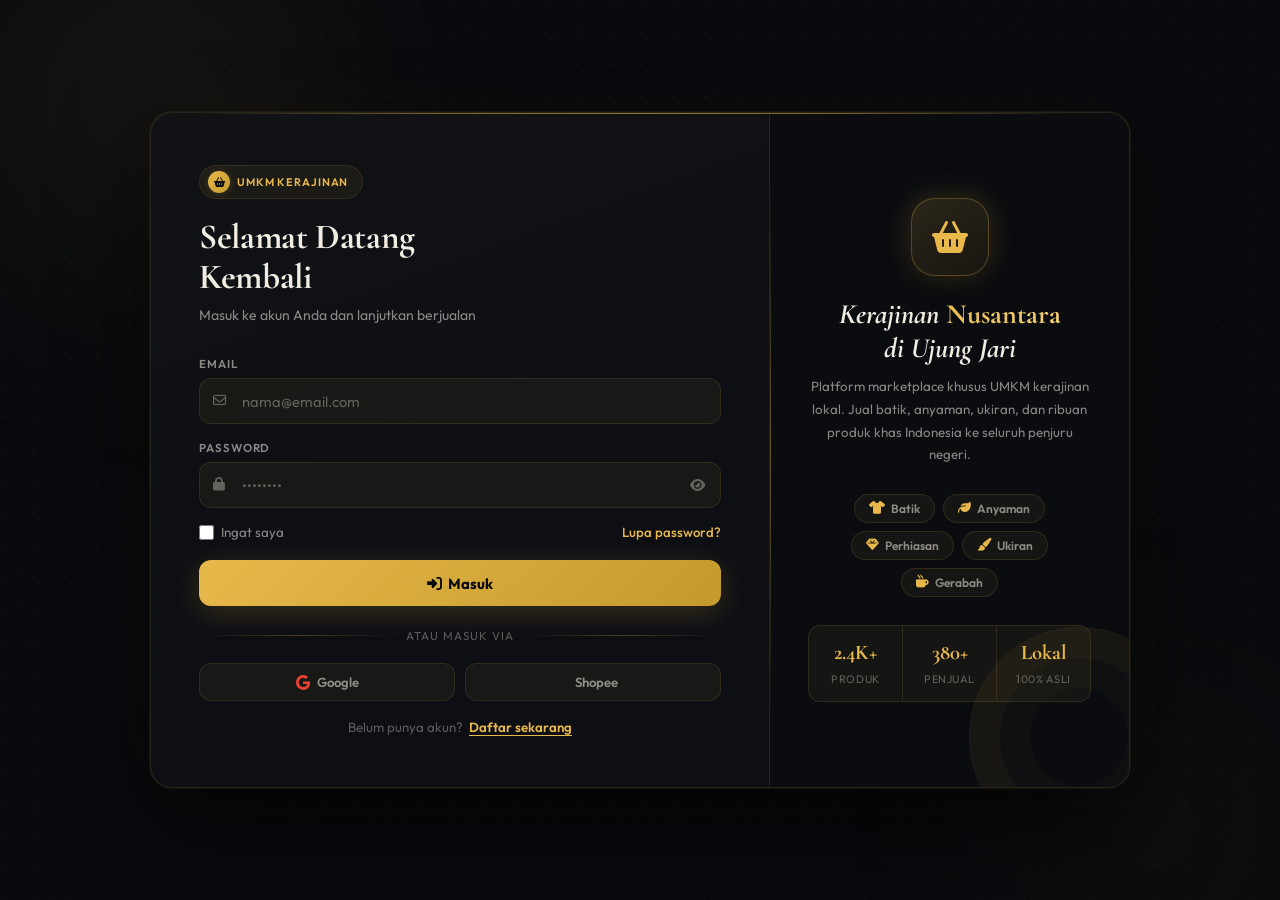
<file: index.html>
<!DOCTYPE html>
<html lang="id">
<head>
  <meta charset="UTF-8" />
  <meta name="viewport" content="width=device-width, initial-scale=1.0" />
  <title>Masuk · Daftar — UMKM Kerajinan</title>
  <link rel="stylesheet" href="https://cdnjs.cloudflare.com/ajax/libs/font-awesome/6.5.2/css/all.min.css" />
  <link rel="preconnect" href="https://fonts.googleapis.com" />
  <link rel="preconnect" href="https://fonts.gstatic.com" crossorigin />
  <link href="https://fonts.googleapis.com/css2?family=Cormorant+Garamond:ital,wght@0,400;0,600;0,700;1,400;1,600&family=Outfit:wght@300;400;500;600;700&display=swap" rel="stylesheet" />
  <link rel="stylesheet" href="css/style.css" />

  <style>
    /* inline: form-msg (scoped here to avoid bloat in auth.css) */
    .form-msg {
      display: none;
      align-items: flex-start; gap: 8px;
      padding: 10px 14px; border-radius: 10px;
      font-size: .83rem; line-height: 1.5;
      margin-bottom: 14px;
      animation: msgIn .25s ease both;
    }
    @keyframes msgIn { from { opacity:0; transform:translateY(-5px); } to { opacity:1; transform:translateY(0); } }
    .form-msg.error   { display:flex; background:rgba(224,92,92,.09); border:1px solid rgba(224,92,92,.22); color:#F09090; }
    .form-msg.success { display:flex; background:rgba(92,201,138,.09); border:1px solid rgba(92,201,138,.22); color:#7EEAAA; }
    .form-msg i { flex-shrink:0; margin-top:1px; }
  </style>
</head>
<body>

  <!-- ── BACKGROUND ── -->
  <div class="bg-layer" aria-hidden="true">
    <div class="bg-pattern"></div>
    <div class="bg-noise"></div>
    <div class="orb orb-1"></div>
    <div class="orb orb-2"></div>
    <div class="orb orb-3"></div>
    <div class="diamonds" id="diamonds"></div>
  </div>

  <!-- ── AUTH CARD ── -->
  <div class="auth-card">

    <!-- ════ LEFT PANEL ════ -->
    <div class="left-panel">
      <div class="lp-inner">

        <!-- ── LOGIN PANEL ── -->
        <div class="form-panel" id="loginPanel">
          <div class="form-head">
            <div class="form-badge">
              <div class="badge-dot"><i class="fa-solid fa-basket-shopping"></i></div>
              <span>UMKM Kerajinan</span>
            </div>
            <h2>Selamat Datang<br>Kembali</h2>
            <p>Masuk ke akun Anda dan lanjutkan berjualan</p>
          </div>

          <div class="form-msg" id="loginMsg" role="alert"></div>

          <form id="loginForm" novalidate>
            <div class="field">
              <label class="field-label" for="loginEmail">Email</label>
              <div class="input-wrap">
                <i class="fa-regular fa-envelope input-icon"></i>
                <input type="email" id="loginEmail" placeholder="nama@email.com" autocomplete="email" required />
              </div>
            </div>

            <div class="field">
              <label class="field-label" for="loginPassword">Password</label>
              <div class="input-wrap has-eye">
                <i class="fa-solid fa-lock input-icon"></i>
                <input type="password" id="loginPassword" placeholder="••••••••" autocomplete="current-password" required />
                <button type="button" class="btn-eye" data-target="loginPassword" aria-label="Toggle password">
                  <i class="fa-solid fa-eye"></i>
                </button>
              </div>
            </div>

            <div class="form-meta">
              <label class="remember-label">
                <input type="checkbox" id="rememberMe" />
                <span>Ingat saya</span>
              </label>
              <a href="#" class="forgot-link">Lupa password?</a>
            </div>

            <button type="submit" class="btn-submit" id="loginBtn">
              <span class="btn-text"><i class="fa-solid fa-right-to-bracket"></i>&nbsp; Masuk</span>
              <span class="btn-loader"><span class="spinner"></span> Memproses…</span>
            </button>

            <div class="gold-divider"><span>atau masuk via</span></div>

            <div class="social-row">
              <button type="button" class="btn-social google">
                <i class="fa-brands fa-google"></i> Google
              </button>
              <button type="button" class="btn-social shopee">
                <i class="fa-brands fa-shopee"></i> Shopee
              </button>
            </div>
          </form>

          <p class="switch-text">
            Belum punya akun?&nbsp;
            <button type="button" class="switch-btn" id="goRegister">Daftar sekarang</button>
          </p>
        </div>

        <!-- ── REGISTER PANEL ── -->
        <div class="form-panel hidden" id="registerPanel">
          <div class="form-head">
            <div class="form-badge">
              <div class="badge-dot"><i class="fa-solid fa-store"></i></div>
              <span>Buka Toko Baru</span>
            </div>
            <h2>Bergabung &<br><em style="font-style:normal;background:linear-gradient(135deg,#E8B84B,#F5D27A);-webkit-background-clip:text;-webkit-text-fill-color:transparent;background-clip:text;">Mulai Berjualan</em></h2>
            <p>Daftarkan akun dan jangkau ribuan pembeli</p>
          </div>

          <div class="form-msg" id="registerMsg" role="alert"></div>

          <form id="registerForm" novalidate>
            <div class="field">
              <label class="field-label" for="regNama">Nama Lengkap</label>
              <div class="input-wrap">
                <i class="fa-solid fa-user input-icon"></i>
                <input type="text" id="regNama" placeholder="Nama pemilik usaha" autocomplete="name" required />
              </div>
            </div>

            <div class="field">
              <label class="field-label" for="regEmail">Email</label>
              <div class="input-wrap">
                <i class="fa-regular fa-envelope input-icon"></i>
                <input type="email" id="regEmail" placeholder="nama@email.com" autocomplete="email" required />
              </div>
            </div>

            <div class="field">
              <label class="field-label" for="regPassword">Password</label>
              <div class="input-wrap has-eye">
                <i class="fa-solid fa-lock input-icon"></i>
                <input type="password" id="regPassword" placeholder="Min. 8 karakter" autocomplete="new-password" required />
                <button type="button" class="btn-eye" data-target="regPassword" aria-label="Toggle password">
                  <i class="fa-solid fa-eye"></i>
                </button>
              </div>
              <div class="pw-strength">
                <div class="pw-track"><div class="pw-fill" id="pwFill"></div></div>
                <span id="pwLabel">Kekuatan password</span>
              </div>
            </div>

            <div class="field">
              <label class="field-label" for="regConfirm">Konfirmasi Password</label>
              <div class="input-wrap has-eye">
                <i class="fa-solid fa-shield-halved input-icon"></i>
                <input type="password" id="regConfirm" placeholder="Ulangi password" autocomplete="new-password" required />
                <button type="button" class="btn-eye" data-target="regConfirm" aria-label="Toggle confirm">
                  <i class="fa-solid fa-eye"></i>
                </button>
              </div>
            </div>

            <button type="submit" class="btn-submit" id="registerBtn" style="margin-top:4px;">
              <span class="btn-text"><i class="fa-solid fa-store"></i>&nbsp; Buat Akun</span>
              <span class="btn-loader"><span class="spinner"></span> Memproses…</span>
            </button>
          </form>

          <p class="switch-text">
            Sudah punya akun?&nbsp;
            <button type="button" class="switch-btn" id="goLogin">Masuk sekarang</button>
          </p>
        </div>

      </div>
    </div><!-- /left-panel -->

    <!-- ════ RIGHT PANEL ════ -->
    <div class="right-panel">
      <div class="rp-inner">

        <!-- Login state -->
        <div class="rp-state" id="rpLogin">
          <div class="rp-icon">
            <i class="fa-solid fa-basket-shopping"></i>
          </div>
          <h3 class="rp-title">Kerajinan <em>Nusantara</em><br>di Ujung Jari</h3>
          <p class="rp-desc">
            Platform marketplace khusus UMKM kerajinan lokal. Jual batik, anyaman, ukiran, dan ribuan produk khas Indonesia ke seluruh penjuru negeri.
          </p>
          <div class="rp-tags">
            <div class="rp-tag"><i class="fa-solid fa-shirt"></i><span>Batik</span></div>
            <div class="rp-tag"><i class="fa-solid fa-leaf"></i><span>Anyaman</span></div>
            <div class="rp-tag"><i class="fa-solid fa-gem"></i><span>Perhiasan</span></div>
            <div class="rp-tag"><i class="fa-solid fa-paintbrush"></i><span>Ukiran</span></div>
            <div class="rp-tag"><i class="fa-solid fa-mug-hot"></i><span>Gerabah</span></div>
          </div>
          <div class="rp-stats">
            <div class="rp-stat">
              <strong>2.4K+</strong>
              <span>Produk</span>
            </div>
            <div class="rp-stat">
              <strong>380+</strong>
              <span>Penjual</span>
            </div>
            <div class="rp-stat">
              <strong>Lokal</strong>
              <span>100% Asli</span>
            </div>
          </div>
        </div>

        <!-- Register state -->
        <div class="rp-state hidden" id="rpRegister">
          <div class="rp-icon">
            <i class="fa-solid fa-store"></i>
          </div>
          <h3 class="rp-title">Buka Toko,<br><em>Raih Pasar</em></h3>
          <p class="rp-desc">
            Hanya butuh 3 langkah untuk mulai menjual kerajinan Anda ke ribuan pembeli yang sudah menunggu.
          </p>
          <div class="rp-steps">
            <div class="rp-step">
              <div class="step-num">01</div>
              <span>Buat akun & lengkapi profil toko</span>
            </div>
            <div class="rp-step">
              <div class="step-num">02</div>
              <span>Upload produk kerajinan Anda</span>
            </div>
            <div class="rp-step">
              <div class="step-num">03</div>
              <span>Terima pesanan & mulai kirim</span>
            </div>
          </div>
        </div>

      </div>
    </div><!-- /right-panel -->

  </div><!-- /auth-card -->

  <!-- Toast -->
  <div id="toastStack" aria-live="polite"></div>

  <!-- Diamonds particle script -->
  <script>
    (function(){
      const c = document.getElementById('diamonds');
      for(let i=0;i<18;i++){
        const d = document.createElement('div');
        d.className = 'diamond';
        d.style.cssText = `
          left:${Math.random()*100}%;
          top:${55+Math.random()*45}%;
          width:${3+Math.random()*4}px;
          height:${3+Math.random()*4}px;
          animation-duration:${8+Math.random()*12}s;
          animation-delay:${Math.random()*10}s;
        `;
        c.appendChild(d);
      }
    })();
  </script>

  <script type="module" src="js/auth.js"></script>
</body>
</html>
</file>
<file: css/style.css>
/* ═══════════════════════════════════════════════════════
   auth.css — UMKM Kerajinan
   Dark Gold · Batik-Inspired · Split Panel Luxury
═══════════════════════════════════════════════════════ */

@import url('https://fonts.googleapis.com/css2?family=Cormorant+Garamond:ital,wght@0,400;0,600;0,700;1,400;1,600&family=Outfit:wght@300;400;500;600;700&display=swap');

/* ── TOKENS ── */
:root {
  --gold:          #E8B84B;
  --gold-2:        #F5D27A;
  --gold-3:        #C49A2C;
  --gold-dim:      #7A5E1A;
  --gold-glow:     rgba(232,184,75,0.22);
  --gold-glow-sm:  rgba(232,184,75,0.10);
  --bg:            #080A0E;
  --bg-card:       #0D0F14;
  --panel-r:       #0A0C10;
  --surface:       rgba(232,184,75,0.05);
  --surface-hov:   rgba(232,184,75,0.09);
  --border:        rgba(232,184,75,0.12);
  --border-strong: rgba(232,184,75,0.28);
  --text:          #F2EDE3;
  --text-sub:      rgba(242,237,227,0.55);
  --text-muted:    rgba(242,237,227,0.35);
  --error:         #E05C5C;
  --success:       #5CC98A;
  --radius:        22px;
  --radius-sm:     12px;
  --transition:    0.28s cubic-bezier(.4,0,.2,1);
}

/* ── RESET ── */
*, *::before, *::after { box-sizing: border-box; margin: 0; padding: 0; }
html { font-size: 16px; }
body {
  font-family: 'Outfit', sans-serif;
  background: var(--bg);
  color: var(--text);
  min-height: 100dvh;
  display: flex;
  align-items: center;
  justify-content: center;
  padding: 20px;
  overflow-x: hidden;
}
a { color: inherit; text-decoration: none; }
button { cursor: pointer; font-family: inherit; border: none; background: none; }

/* ── BACKGROUND ── */
.bg-layer {
  position: fixed; inset: 0; z-index: 0; pointer-events: none; overflow: hidden;
}

/* Batik-inspired geometric SVG pattern */
.bg-pattern {
  position: absolute; inset: 0;
  background-image:
    radial-gradient(circle at 1px 1px, rgba(232,184,75,0.06) 1px, transparent 0);
  background-size: 32px 32px;
  mask-image: radial-gradient(ellipse 90% 90% at 50% 50%, black 20%, transparent 100%);
}

.bg-noise {
  position: absolute; inset: 0;
  background-image: url("data:image/svg+xml,%3Csvg viewBox='0 0 512 512' xmlns='http://www.w3.org/2000/svg'%3E%3Cfilter id='n'%3E%3CfeTurbulence type='fractalNoise' baseFrequency='0.75' numOctaves='4' stitchTiles='stitch'/%3E%3C/filter%3E%3Crect width='100%25' height='100%25' filter='url(%23n)' opacity='0.025'/%3E%3C/svg%3E");
  opacity: 0.4;
}

.orb {
  position: absolute; border-radius: 50%; filter: blur(100px);
  animation: orbPulse ease-in-out infinite;
}
.orb-1 {
  width: 600px; height: 600px;
  background: radial-gradient(circle, rgba(232,184,75,0.09), transparent 65%);
  top: -200px; left: -150px;
  animation-duration: 14s; animation-delay: 0s;
}
.orb-2 {
  width: 450px; height: 450px;
  background: radial-gradient(circle, rgba(196,154,44,0.07), transparent 65%);
  bottom: -150px; right: -100px;
  animation-duration: 18s; animation-delay: -7s;
}
.orb-3 {
  width: 280px; height: 280px;
  background: radial-gradient(circle, rgba(232,184,75,0.05), transparent 65%);
  top: 45%; left: 45%;
  animation-duration: 10s; animation-delay: -4s;
}
@keyframes orbPulse {
  0%,100% { transform: scale(1) translate(0,0); opacity: 1; }
  50%      { transform: scale(1.08) translate(-12px, 16px); opacity: 1; }
}

/* Decorative diamond shapes */
.diamonds {
  position: absolute; inset: 0;
}
.diamond {
  position: absolute;
  width: 8px; height: 8px;
  background: var(--gold);
  transform: rotate(45deg);
  opacity: 0;
  animation: diamondFloat linear infinite;
}
@keyframes diamondFloat {
  0%   { opacity: 0; transform: rotate(45deg) translateY(0) scale(0); }
  10%  { opacity: 0.4; transform: rotate(45deg) translateY(-15px) scale(1); }
  90%  { opacity: 0.15; transform: rotate(45deg) translateY(-180px) scale(0.6); }
  100% { opacity: 0; transform: rotate(45deg) translateY(-210px) scale(0); }
}

/* ── AUTH CARD ── */
.auth-card {
  position: relative; z-index: 1;
  display: flex;
  width: 100%; max-width: 980px;
  min-height: 600px;
  background: var(--bg-card);
  border: 1px solid var(--border);
  border-radius: var(--radius);
  overflow: hidden;
  box-shadow:
    0 0 0 1px rgba(232,184,75,0.07),
    0 40px 90px rgba(0,0,0,0.7),
    0 0 100px rgba(232,184,75,0.04);
  animation: cardReveal .6s cubic-bezier(.22,1,.36,1) both;
}
@keyframes cardReveal {
  from { opacity: 0; transform: translateY(32px) scale(.965); }
  to   { opacity: 1; transform: translateY(0) scale(1); }
}

/* gold top-edge line */
.auth-card::before {
  content: '';
  position: absolute; top: 0; left: 0; right: 0; height: 1px; z-index: 10;
  background: linear-gradient(90deg, transparent 5%, var(--gold-3) 30%, var(--gold) 50%, var(--gold-3) 70%, transparent 95%);
  opacity: .6;
}

/* ── LEFT PANEL ── */
.left-panel {
  flex: 1;
  display: flex; align-items: center;
  padding: 52px 48px;
  position: relative;
  background: linear-gradient(160deg, rgba(232,184,75,0.02) 0%, transparent 50%);
}

.lp-inner { width: 100%; }

/* form panels */
.form-panel { width: 100%; animation: panelIn .38s cubic-bezier(.4,0,.2,1) both; }
.form-panel.hidden { display: none; }
@keyframes panelIn {
  from { opacity: 0; transform: translateX(-14px); }
  to   { opacity: 1; transform: translateX(0); }
}

/* Form head */
.form-head { margin-bottom: 30px; }

.form-badge {
  display: inline-flex; align-items: center; gap: 7px;
  background: var(--surface);
  border: 1px solid var(--border);
  border-radius: 99px;
  padding: 5px 14px 5px 8px;
  margin-bottom: 18px;
}
.badge-dot {
  width: 22px; height: 22px; border-radius: 50%;
  background: linear-gradient(135deg, var(--gold), var(--gold-3));
  display: grid; place-items: center;
  font-size: 10px; color: #080A0E;
  box-shadow: 0 0 10px var(--gold-glow);
}
.form-badge span {
  font-size: 11px; font-weight: 600;
  letter-spacing: .08em; text-transform: uppercase;
  color: var(--gold);
}

.form-head h2 {
  font-family: 'Cormorant Garamond', serif;
  font-size: 2.2rem; font-weight: 700;
  letter-spacing: -.01em; line-height: 1.15;
  color: var(--text);
  margin-bottom: 7px;
}
.form-head p {
  font-size: .875rem; color: var(--text-sub); line-height: 1.55;
}

/* Divider */
.gold-divider {
  display: flex; align-items: center; gap: 10px;
  margin: 22px 0 20px;
  font-size: .72rem; letter-spacing: .1em;
  text-transform: uppercase; color: var(--text-muted);
}
.gold-divider::before, .gold-divider::after {
  content: ''; flex: 1; height: 1px;
  background: linear-gradient(90deg, transparent, var(--border-strong), transparent);
}

/* ── FIELDS ── */
.field { margin-bottom: 16px; }
.field-label {
  display: block; font-size: .72rem; font-weight: 600;
  letter-spacing: .08em; text-transform: uppercase;
  color: var(--text-sub); margin-bottom: 7px;
}

.input-wrap {
  position: relative; display: flex; align-items: center;
}
.input-icon {
  position: absolute; left: 14px;
  font-size: .85rem; color: var(--text-muted);
  pointer-events: none; transition: color var(--transition);
}
.input-wrap input {
  width: 100%;
  padding: .78rem 1rem .78rem 2.6rem;
  background: var(--surface);
  border: 1px solid var(--border);
  border-radius: var(--radius-sm);
  color: var(--text); font-family: 'Outfit', sans-serif; font-size: .92rem;
  outline: none;
  transition: border-color var(--transition), background var(--transition), box-shadow var(--transition);
}
.input-wrap input::placeholder { color: var(--text-muted); }
.input-wrap input:focus {
  background: var(--surface-hov);
  border-color: var(--gold);
  box-shadow: 0 0 0 3px rgba(232,184,75,0.1), 0 0 18px rgba(232,184,75,0.08);
}
.input-wrap input:focus ~ .input-icon,
.input-wrap:focus-within .input-icon { color: var(--gold); }
.input-wrap input.error {
  border-color: var(--error);
  background: rgba(224,92,92,0.06);
}
.has-eye input { padding-right: 2.8rem; }

.btn-eye {
  position: absolute; right: 12px;
  color: var(--text-muted); font-size: .85rem; padding: 4px;
  transition: color var(--transition);
}
.btn-eye:hover { color: var(--gold); }

/* ── PASSWORD STRENGTH ── */
.pw-strength { margin-top: 8px; }
.pw-track {
  height: 3px; border-radius: 99px;
  background: var(--border); overflow: hidden; margin-bottom: 5px;
}
.pw-fill {
  height: 100%; border-radius: 99px; width: 0%;
  transition: width .4s ease, background .4s ease;
}
.pw-strength span { font-size: .72rem; color: var(--text-muted); }

/* ── REMEMBER / META ── */
.form-meta {
  display: flex; align-items: center; justify-content: space-between;
  margin-bottom: 20px; font-size: .83rem;
}
.remember-label {
  display: flex; align-items: center; gap: 7px;
  cursor: pointer; color: var(--text-sub); user-select: none;
}
.remember-label input[type="checkbox"] {
  width: 15px; height: 15px; accent-color: var(--gold);
}
.forgot-link {
  color: var(--gold); font-weight: 500; font-size: .83rem;
  transition: color var(--transition);
}
.forgot-link:hover { color: var(--gold-2); }

/* ── SUBMIT BTN ── */
.btn-submit {
  width: 100%;
  display: flex; align-items: center; justify-content: center; gap: 8px;
  padding: .85rem 1.5rem;
  background: linear-gradient(135deg, var(--gold) 0%, var(--gold-3) 100%);
  color: #080A0E;
  font-family: 'Outfit', sans-serif; font-size: .92rem; font-weight: 700;
  border-radius: var(--radius-sm);
  position: relative; overflow: hidden;
  box-shadow: 0 6px 28px var(--gold-glow), 0 2px 8px rgba(0,0,0,.35);
  transition: transform var(--transition), box-shadow var(--transition);
  margin-bottom: 18px;
}
.btn-submit::before {
  content: '';
  position: absolute; inset: 0;
  background: linear-gradient(135deg, rgba(255,255,255,.15) 0%, transparent 55%);
  opacity: 0; transition: opacity var(--transition);
}
.btn-submit:hover:not(:disabled) {
  transform: translateY(-2px);
  box-shadow: 0 12px 40px rgba(232,184,75,.38), 0 2px 12px rgba(0,0,0,.4);
}
.btn-submit:hover:not(:disabled)::before { opacity: 1; }
.btn-submit:active:not(:disabled) { transform: translateY(0); }
.btn-submit:disabled { opacity: .6; cursor: not-allowed; }

/* shimmer */
.btn-submit::after {
  content: '';
  position: absolute; top: 0; left: -100%; width: 55%; height: 100%;
  background: linear-gradient(90deg, transparent, rgba(255,255,255,.22), transparent);
  transition: left .55s ease;
}
.btn-submit:hover:not(:disabled)::after { left: 160%; }

/* spinner inside btn */
.btn-loader { display: none; align-items: center; gap: 8px; }
.spinner {
  width: 15px; height: 15px;
  border: 2px solid rgba(8,10,14,.3);
  border-top-color: #080A0E;
  border-radius: 50%;
  animation: spin .7s linear infinite;
}
@keyframes spin { to { transform: rotate(360deg); } }

/* ── SOCIAL ── */
.social-row { display: grid; grid-template-columns: 1fr 1fr; gap: 10px; margin-bottom: 18px; }
.btn-social {
  display: flex; align-items: center; justify-content: center; gap: 7px;
  background: var(--surface); border: 1px solid var(--border);
  border-radius: var(--radius-sm); padding: 10px;
  color: var(--text-sub); font-size: .82rem; font-weight: 600;
  transition: all var(--transition);
}
.btn-social:hover {
  background: var(--surface-hov);
  border-color: var(--border-strong); color: var(--text);
}
.btn-social i { font-size: .95rem; }
.btn-social.google i { color: #EA4335; }
.btn-social.shopee i { color: #EE4D2D; }

/* ── SWITCH ── */
.switch-text {
  text-align: center; font-size: .83rem; color: var(--text-muted);
}
.switch-btn {
  color: var(--gold); font-size: .83rem; font-weight: 600;
  text-decoration: underline; text-underline-offset: 3px;
  transition: color var(--transition);
}
.switch-btn:hover { color: var(--gold-2); }

/* ── RIGHT PANEL ── */
.right-panel {
  width: 360px; flex-shrink: 0;
  background: var(--panel-r);
  border-left: 1px solid var(--border);
  display: flex; align-items: center; justify-content: center;
  padding: 44px 38px;
  position: relative; overflow: hidden;
}

/* vertical gold line */
.right-panel::before {
  content: '';
  position: absolute; top: 10%; left: 0; width: 1px; height: 80%;
  background: linear-gradient(180deg, transparent, var(--gold-3), transparent);
  opacity: .5;
}

/* batik corner ornament */
.right-panel::after {
  content: '';
  position: absolute; bottom: -60px; right: -60px;
  width: 220px; height: 220px;
  border: 1px solid rgba(232,184,75,0.1);
  border-radius: 50%;
  box-shadow: inset 0 0 0 30px rgba(232,184,75,0.04), inset 0 0 0 60px rgba(232,184,75,0.02);
}

.rp-inner { position: relative; z-index: 2; width: 100%; }

.rp-state { text-align: center; }
.rp-state.hidden { display: none; }
.rp-state { animation: rpIn .45s cubic-bezier(.4,0,.2,1) both; }
@keyframes rpIn {
  from { opacity: 0; transform: translateY(14px); }
  to   { opacity: 1; transform: translateY(0); }
}

/* Big icon */
.rp-icon {
  width: 78px; height: 78px; border-radius: 24px;
  background: linear-gradient(145deg, rgba(232,184,75,0.15), rgba(196,154,44,0.08));
  border: 1px solid var(--border-strong);
  display: grid; place-items: center;
  font-size: 2rem; color: var(--gold);
  margin: 0 auto 22px;
  box-shadow: 0 0 30px var(--gold-glow), 0 8px 24px rgba(0,0,0,.4);
  animation: iconFloat 5s ease-in-out infinite;
}
@keyframes iconFloat {
  0%,100% { transform: translateY(0) rotate(0deg); }
  50%      { transform: translateY(-9px) rotate(-2deg); }
}

.rp-title {
  font-family: 'Cormorant Garamond', serif;
  font-size: 1.75rem; font-weight: 700; font-style: italic;
  color: var(--text); margin-bottom: 10px; line-height: 1.2;
}
.rp-title em {
  font-style: normal;
  background: linear-gradient(135deg, var(--gold), var(--gold-2));
  -webkit-background-clip: text; -webkit-text-fill-color: transparent;
  background-clip: text;
}

.rp-desc {
  font-size: .83rem; color: var(--text-sub); line-height: 1.7; margin-bottom: 28px;
}

/* Feature tags */
.rp-tags {
  display: flex; flex-wrap: wrap; justify-content: center; gap: 8px; margin-bottom: 28px;
}
.rp-tag {
  display: flex; align-items: center; gap: 6px;
  background: var(--surface); border: 1px solid var(--border);
  border-radius: 99px; padding: 6px 14px;
  font-size: .75rem; font-weight: 600; color: var(--text-sub);
  transition: all var(--transition);
}
.rp-tag:hover { border-color: var(--gold); color: var(--gold); background: var(--gold-glow-sm); }
.rp-tag i { font-size: .8rem; color: var(--gold); }

/* Stats */
.rp-stats {
  display: flex; align-items: stretch; justify-content: center; gap: 0;
  background: var(--surface);
  border: 1px solid var(--border); border-radius: var(--radius-sm);
  overflow: hidden;
}
.rp-stat {
  flex: 1; padding: 14px 10px; text-align: center;
}
.rp-stat + .rp-stat { border-left: 1px solid var(--border); }
.rp-stat strong {
  display: block;
  font-family: 'Cormorant Garamond', serif; font-size: 1.3rem; font-weight: 700;
  color: var(--gold); margin-bottom: 2px;
}
.rp-stat span { font-size: .68rem; color: var(--text-muted); letter-spacing: .05em; text-transform: uppercase; }

/* Steps (register state) */
.rp-steps { display: flex; flex-direction: column; gap: 12px; text-align: left; }
.rp-step {
  display: flex; align-items: center; gap: 14px;
  background: var(--surface); border: 1px solid var(--border);
  border-radius: 12px; padding: 13px 16px;
  transition: border-color var(--transition);
}
.rp-step:hover { border-color: var(--border-strong); }
.step-num {
  font-family: 'Cormorant Garamond', serif; font-size: 1.5rem; font-weight: 700;
  color: var(--gold); flex-shrink: 0; line-height: 1;
  width: 28px; text-align: center;
}
.rp-step span { font-size: .82rem; color: var(--text-sub); font-weight: 500; line-height: 1.4; }

/* ── TOAST ── */
#toastStack {
  position: fixed; bottom: 1.5rem; right: 1.5rem; z-index: 9999;
  display: flex; flex-direction: column; gap: .55rem;
  pointer-events: none;
}
.toast {
  display: flex; align-items: center; gap: .65rem;
  padding: .75rem 1.1rem;
  border-radius: var(--radius-sm);
  font-size: .85rem; font-family: 'Outfit', sans-serif;
  backdrop-filter: blur(12px);
  box-shadow: 0 8px 32px rgba(0,0,0,.45);
  min-width: 240px; max-width: 320px;
  pointer-events: auto;
  animation: toastIn .35s cubic-bezier(.22,1,.36,1) both;
}
.toast.out { animation: toastOut .35s ease forwards; }
@keyframes toastIn { from { opacity:0; transform: translateX(24px) scale(.95); } to { opacity:1; transform: translateX(0) scale(1); } }
@keyframes toastOut { to { opacity:0; transform: translateX(24px) scale(.95); } }
.toast.success { background: rgba(92,201,138,.13); border: 1px solid rgba(92,201,138,.28); color: #7EEAAA; }
.toast.error   { background: rgba(224,92,92,.13);  border: 1px solid rgba(224,92,92,.28);  color: #F09090; }
.toast.info    { background: rgba(232,184,75,.1);   border: 1px solid rgba(232,184,75,.22); color: var(--gold-2); }

/* ── RESPONSIVE ── */
@media (max-width: 860px) {
  .right-panel { display: none; }
  .auth-card { max-width: 500px; }
  .left-panel { padding: 44px 36px; }
}
@media (max-width: 520px) {
  body { align-items: flex-start; padding-top: 24px; }
  .left-panel { padding: 32px 24px; }
  .auth-card { border-radius: 18px; }
  .social-row { grid-template-columns: 1fr; }
  .form-meta { flex-direction: column; align-items: flex-start; gap: 8px; }
  #toastStack { left: 1rem; right: 1rem; }
  .toast { min-width: unset; width: 100%; max-width: unset; }
}
</file>
<file: css/home.css>
/* ═══════════════════════════════════════════════════════
   home.css  —  Dark Luxury Home for UMKM Kerajinan
   Design language matches keranjang.css
   ═══════════════════════════════════════════════════════ */

/* ── TOKENS ── */
:root {
  --bg-base:        #09090b;
  --bg-surface:     #0f0f12;
  --bg-card:        rgba(255,255,255,0.038);
  --bg-card-hover:  rgba(255,255,255,0.065);

  --gold:           #c9a84c;
  --gold-bright:    #f0c96b;
  --gold-pale:      #e8d8a0;
  --gold-dim:       rgba(201,168,76,0.13);
  --gold-glow:      rgba(201,168,76,0.32);
  --gold-glow-lg:   rgba(201,168,76,0.18);

  --text-primary:   #f2ede4;
  --text-secondary: #9e9278;
  --text-muted:     #56503e;

  --border:         rgba(201,168,76,0.10);
  --border-hover:   rgba(201,168,76,0.32);
  --border-card:    rgba(255,255,255,0.06);

  --radius-xs:      6px;
  --radius-sm:      10px;
  --radius-md:      16px;
  --radius-lg:      22px;
  --radius-xl:      30px;

  --font-display:   'Cormorant Garamond', Georgia, serif;
  --font-body:      'DM Sans', sans-serif;
  --font-mono:      'DM Mono', monospace;

  --shadow-card:    0 4px 28px rgba(0,0,0,0.55);
  --shadow-gold:    0 8px 40px rgba(201,168,76,0.18);
  --shadow-lift:    0 20px 60px rgba(0,0,0,0.7), 0 0 40px rgba(201,168,76,0.12);

  --ease:           cubic-bezier(0.4,0,0.2,1);
  --t:              0.28s;
  --t-slow:         0.55s;

  --nav-h:          68px;
}

/* ── RESET ── */
*, *::before, *::after { box-sizing: border-box; margin: 0; padding: 0; }
html { scroll-behavior: smooth; }

body {
  font-family: var(--font-body);
  background: var(--bg-base);
  color: var(--text-primary);
  min-height: 100vh;
  overflow-x: hidden;
}

/* Noise grain overlay */
body::after {
  content: '';
  position: fixed;
  inset: 0;
  pointer-events: none;
  z-index: 0;
  opacity: 0.35;
  background-image: url("data:image/svg+xml,%3Csvg viewBox='0 0 200 200' xmlns='http://www.w3.org/2000/svg'%3E%3Cfilter id='n'%3E%3CfeTurbulence type='fractalNoise' baseFrequency='0.85' numOctaves='4' stitchTiles='stitch'/%3E%3C/filter%3E%3Crect width='100%25' height='100%25' filter='url(%23n)' opacity='0.05'/%3E%3C/svg%3E");
}

/* ── GLASS CARD ── */
.glass-card {
  background: var(--bg-card);
  border: 1px solid var(--border-card);
  backdrop-filter: blur(18px) saturate(1.3);
  -webkit-backdrop-filter: blur(18px) saturate(1.3);
  border-radius: var(--radius-lg);
}

/* ════════════════════════
   NAVBAR
   ════════════════════════ */
.navbar {
  position: sticky;
  top: 0;
  z-index: 200;
  height: var(--nav-h);
  background: rgba(9,9,11,0.88);
  backdrop-filter: blur(28px) saturate(1.6);
  -webkit-backdrop-filter: blur(28px) saturate(1.6);
  border-bottom: 1px solid var(--border);
  display: flex;
  align-items: center;
  padding: 0 6%;
  justify-content: space-between;
}

.logo {
  display: flex;
  align-items: center;
  gap: 10px;
  text-decoration: none;
}
.logo i {
  width: 34px; height: 34px;
  border-radius: 9px;
  background: linear-gradient(135deg, var(--gold), var(--gold-bright));
  display: flex; align-items: center; justify-content: center;
  font-size: 13px; color: #09090b;
  box-shadow: 0 4px 16px var(--gold-glow);
}
.logo span {
  font-family: var(--font-display);
  font-size: 20px;
  font-weight: 700;
  color: var(--text-primary);
}

.nav-links {
  display: flex;
  align-items: center;
  gap: 4px;
  list-style: none;
}
.nav-links a {
  display: flex; align-items: center; gap: 7px;
  padding: 7px 14px;
  border-radius: var(--radius-sm);
  color: var(--text-secondary);
  text-decoration: none;
  font-size: 13.5px;
  font-weight: 500;
  transition: color var(--t), background var(--t);
}
.nav-links a:hover { color: var(--text-primary); background: rgba(255,255,255,0.04); }
.nav-links a.active {
  color: var(--gold);
  background: var(--gold-dim);
  box-shadow: inset 0 0 0 1px rgba(201,168,76,0.22);
}

.logout-btn {
  display: flex; align-items: center; gap: 8px;
  padding: 7px 16px;
  background: transparent;
  border: 1px solid var(--border-hover);
  border-radius: var(--radius-sm);
  color: var(--gold);
  font-family: var(--font-body);
  font-size: 13px; font-weight: 500;
  cursor: pointer;
  transition: background var(--t), box-shadow var(--t);
}
.logout-btn:hover { background: var(--gold-dim); box-shadow: 0 0 18px var(--gold-glow); }

.hamburger {
  display: none;
  flex-direction: column;
  justify-content: space-between;
  width: 24px; height: 17px;
  background: none; border: none; cursor: pointer; padding: 0;
}
.hamburger span {
  display: block; height: 2px;
  background: var(--text-secondary); border-radius: 2px;
  transition: var(--t);
}

/* ════════════════════════
   HERO
   ════════════════════════ */
.hero {
  position: relative;
  z-index: 1;
  padding: 110px 6% 120px;
  overflow: hidden;
}

/* decorative radial orbs */
.hero::before {
  content: '';
  position: absolute;
  top: -120px; left: -80px;
  width: 700px; height: 700px;
  border-radius: 50%;
  background: radial-gradient(circle, rgba(201,168,76,0.09), transparent 65%);
  pointer-events: none;
  filter: blur(40px);
}
.hero::after {
  content: '';
  position: absolute;
  bottom: -100px; right: -100px;
  width: 500px; height: 500px;
  border-radius: 50%;
  background: radial-gradient(circle, rgba(201,168,76,0.06), transparent 65%);
  pointer-events: none;
  filter: blur(60px);
}

.hero-content {
  max-width: 680px;
  position: relative;
  z-index: 2;
}

.hero-badge {
  display: inline-flex;
  align-items: center;
  gap: 8px;
  background: var(--gold-dim);
  border: 1px solid rgba(201,168,76,0.28);
  color: var(--gold);
  padding: 8px 16px;
  border-radius: 999px;
  font-size: 11px;
  font-weight: 700;
  letter-spacing: 0.12em;
  text-transform: uppercase;
  font-family: var(--font-mono);
  margin-bottom: 28px;
}
.hero-badge::before {
  content: '';
  width: 6px; height: 6px;
  border-radius: 50%;
  background: var(--gold-bright);
  box-shadow: 0 0 8px var(--gold-bright);
  animation: blink 2s ease-in-out infinite;
}
@keyframes blink {
  0%,100% { opacity: 1; }
  50%      { opacity: 0.3; }
}

.hero h1 {
  font-family: var(--font-display);
  font-size: clamp(42px, 6vw, 72px);
  font-weight: 700;
  line-height: 1.05;
  color: var(--text-primary);
  margin-bottom: 22px;
}
.hero h1 em {
  color: var(--gold);
  font-style: italic;
}

.hero p {
  font-size: 15px;
  color: var(--text-secondary);
  line-height: 1.8;
  margin-bottom: 40px;
  max-width: 520px;
}

#exploreBtn {
  display: inline-flex;
  align-items: center;
  gap: 10px;
  padding: 14px 32px;
  background: linear-gradient(135deg, var(--gold), var(--gold-bright));
  border: none;
  border-radius: var(--radius-md);
  color: #09090b;
  font-family: var(--font-body);
  font-size: 14px;
  font-weight: 700;
  cursor: pointer;
  box-shadow: 0 6px 24px var(--gold-glow);
  transition: transform var(--t), box-shadow var(--t);
  letter-spacing: 0.02em;
}
#exploreBtn:hover {
  transform: translateY(-3px);
  box-shadow: 0 14px 40px var(--gold-glow);
}

/* ════════════════════════
   FILTER SECTION
   ════════════════════════ */
.filter-section {
  position: relative;
  z-index: 1;
  display: flex;
  gap: 14px;
  padding: 0 6% 48px;
  flex-wrap: wrap;
}

.search-box {
  flex: 1;
  min-width: 260px;
  position: relative;
}
.search-box i {
  position: absolute;
  left: 16px;
  top: 50%;
  transform: translateY(-50%);
  color: var(--gold);
  font-size: 14px;
  pointer-events: none;
}
.search-box input {
  width: 100%;
  height: 50px;
  background: var(--bg-card);
  border: 1px solid var(--border-card);
  border-radius: var(--radius-md);
  color: var(--text-primary);
  padding: 0 18px 0 46px;
  font-family: var(--font-body);
  font-size: 14px;
  outline: none;
  backdrop-filter: blur(12px);
  transition: border-color var(--t), box-shadow var(--t);
}
.search-box input::placeholder { color: var(--text-muted); }
.search-box input:focus {
  border-color: var(--border-hover);
  box-shadow: 0 0 0 3px rgba(201,168,76,0.1);
}

.filter-section select {
  min-width: 200px;
  height: 50px;
  background: var(--bg-card);
  border: 1px solid var(--border-card);
  border-radius: var(--radius-md);
  color: var(--text-primary);
  padding: 0 18px;
  font-family: var(--font-body);
  font-size: 14px;
  outline: none;
  cursor: pointer;
  backdrop-filter: blur(12px);
  transition: border-color var(--t), box-shadow var(--t);
  appearance: none;
  background-image: url("data:image/svg+xml,%3Csvg xmlns='http://www.w3.org/2000/svg' width='12' height='8' fill='none'%3E%3Cpath d='M1 1l5 5 5-5' stroke='%239e9278' stroke-width='1.5' stroke-linecap='round'/%3E%3C/svg%3E");
  background-repeat: no-repeat;
  background-position: right 16px center;
  padding-right: 40px;
}
.filter-section select:focus {
  border-color: var(--border-hover);
  box-shadow: 0 0 0 3px rgba(201,168,76,0.1);
}
.filter-section select option {
  background: #111115;
  color: var(--text-primary);
}

/* ════════════════════════
   SECTIONS
   ════════════════════════ */
.section {
  position: relative;
  z-index: 1;
  padding: 10px 6% 80px;
}

.section-header {
  display: flex;
  justify-content: space-between;
  align-items: center;
  margin-bottom: 32px;
}
.section-header h2 {
  font-family: var(--font-display);
  font-size: clamp(26px, 4vw, 38px);
  font-weight: 700;
  color: var(--text-primary);
}

.ai-badge {
  display: inline-flex;
  align-items: center;
  gap: 7px;
  background: var(--gold-dim);
  border: 1px solid rgba(201,168,76,0.25);
  color: var(--gold);
  padding: 7px 14px;
  border-radius: 999px;
  font-size: 11px;
  font-weight: 700;
  letter-spacing: 0.1em;
  text-transform: uppercase;
  font-family: var(--font-mono);
}
.ai-badge::before {
  content: '✦';
  font-size: 10px;
}

/* ════════════════════════
   PRODUK GRID
   ════════════════════════ */
.produk-grid {
  display: grid;
  grid-template-columns: repeat(auto-fill, minmax(280px, 1fr));
  gap: 22px;
}

/* ════════════════════════
   PRODUK CARD
   ════════════════════════ */
.produk-card {
  background: var(--bg-card);
  border: 1px solid var(--border-card);
  border-radius: var(--radius-lg);
  overflow: hidden;
  backdrop-filter: blur(18px) saturate(1.3);
  transition: transform var(--t-slow) var(--ease), box-shadow var(--t-slow) var(--ease), border-color var(--t) var(--ease);
  position: relative;
  animation: cardIn 0.5s var(--ease) both;
}
@keyframes cardIn {
  from { opacity: 0; transform: translateY(20px); }
  to   { opacity: 1; transform: translateY(0); }
}
.produk-card:hover {
  transform: translateY(-6px);
  box-shadow: var(--shadow-lift);
  border-color: var(--border-hover);
}

/* shimmer left border on hover */
.produk-card::before {
  content: '';
  position: absolute;
  top: 0; left: 0; bottom: 0;
  width: 2px;
  background: linear-gradient(180deg, transparent, var(--gold), transparent);
  opacity: 0;
  transition: opacity var(--t);
}
.produk-card:hover::before { opacity: 1; }

.produk-image {
  width: 100%;
  height: 220px;
  object-fit: cover;
  transition: transform var(--t-slow) var(--ease);
}
.produk-card:hover .produk-image {
  transform: scale(1.05);
}

.produk-content {
  padding: 22px;
}

.badge {
  display: inline-block;
  background: var(--gold-dim);
  border: 1px solid rgba(201,168,76,0.22);
  color: var(--gold);
  padding: 4px 12px;
  border-radius: 999px;
  font-size: 10px;
  font-weight: 700;
  letter-spacing: 0.1em;
  text-transform: uppercase;
  font-family: var(--font-mono);
  margin-bottom: 12px;
}

.produk-title {
  font-family: var(--font-display);
  font-size: 19px;
  font-weight: 600;
  color: var(--text-primary);
  line-height: 1.3;
  margin-bottom: 10px;
  white-space: nowrap;
  overflow: hidden;
  text-overflow: ellipsis;
}

.produk-price {
  font-family: var(--font-mono);
  font-size: 18px;
  font-weight: 700;
  color: var(--gold-bright);
  margin-bottom: 8px;
  text-shadow: 0 0 20px var(--gold-glow);
}

.produk-meta {
  font-size: 12px;
  color: var(--text-secondary);
  margin-bottom: 20px;
  font-family: var(--font-mono);
}

.produk-actions {
  display: flex;
  gap: 8px;
}

.btn {
  flex: 1;
  border: none;
  border-radius: var(--radius-sm);
  padding: 10px 8px;
  cursor: pointer;
  font-family: var(--font-body);
  font-size: 12px;
  font-weight: 600;
  transition: transform var(--t), box-shadow var(--t), background var(--t);
  display: flex;
  align-items: center;
  justify-content: center;
  gap: 5px;
}
.btn:hover { transform: translateY(-2px); }

.btn-primary {
  background: linear-gradient(135deg, var(--gold), var(--gold-bright));
  color: #09090b;
  box-shadow: 0 4px 16px var(--gold-glow-lg);
}
.btn-primary:hover {
  box-shadow: 0 8px 28px var(--gold-glow);
}

.btn-secondary {
  background: rgba(255,255,255,0.05);
  border: 1px solid var(--border-card);
  color: var(--text-secondary);
}
.btn-secondary:hover {
  color: var(--text-primary);
  border-color: var(--border-hover);
  background: rgba(255,255,255,0.08);
}

/* Wishlist btn special */
.wishlist-btn { flex: 0 0 44px; font-size: 15px; }

/* ════════════════════════
   LOADING
   ════════════════════════ */
.loading-container {
  position: fixed;
  inset: 0;
  background: rgba(0,0,0,0.65);
  backdrop-filter: blur(6px);
  display: flex;
  justify-content: center;
  align-items: center;
  z-index: 9999;
}
.spinner {
  width: 52px; height: 52px;
  border: 3px solid rgba(201,168,76,0.15);
  border-top: 3px solid var(--gold-bright);
  border-radius: 50%;
  animation: spin 0.9s linear infinite;
  box-shadow: 0 0 30px var(--gold-glow);
}
@keyframes spin { to { transform: rotate(360deg); } }
.hidden { display: none !important; }

/* ════════════════════════
   TOAST
   ════════════════════════ */
#toast {
  position: fixed;
  top: calc(var(--nav-h) + 16px);
  right: 24px;
  z-index: 9999;
  display: flex;
  align-items: center;
  gap: 12px;
  padding: 13px 18px;
  border-radius: var(--radius-md);
  background: rgba(12,12,14,0.96);
  border: 1px solid rgba(201,168,76,0.3);
  backdrop-filter: blur(24px);
  color: var(--text-primary);
  font-size: 13px;
  min-width: 260px; max-width: 360px;
  box-shadow: var(--shadow-card);
  opacity: 0;
  transform: translateX(40px);
  pointer-events: none;
  transition: opacity 0.35s var(--ease), transform 0.35s var(--ease);
}
#toast.show {
  opacity: 1;
  transform: translateX(0);
  pointer-events: auto;
}

/* ════════════════════════
   EMPTY STATE
   ════════════════════════ */
.empty-state {
  grid-column: 1 / -1;
  text-align: center;
  padding: 80px 24px;
  color: var(--text-muted);
  font-size: 14px;
}

/* ════════════════════════
   FOOTER
   ════════════════════════ */
.footer {
  position: relative;
  z-index: 1;
  margin-top: 40px;
  border-top: 1px solid var(--border);
  background: var(--bg-surface);
}
.footer-content {
  max-width: 1300px;
  margin: 0 auto;
  padding: 56px 6% 40px;
  display: flex;
  justify-content: space-between;
  gap: 40px;
  flex-wrap: wrap;
}
.footer-content h3 {
  font-family: var(--font-display);
  font-size: 18px;
  font-weight: 700;
  color: var(--text-primary);
  margin-bottom: 10px;
}
.footer-content p {
  font-size: 13px;
  color: var(--text-muted);
  line-height: 1.7;
  max-width: 260px;
}
.socials {
  display: flex;
  gap: 10px;
  margin-top: 14px;
}
.socials a {
  width: 36px; height: 36px;
  border-radius: 9px;
  background: var(--bg-card);
  border: 1px solid var(--border);
  color: var(--text-secondary);
  display: flex; align-items: center; justify-content: center;
  font-size: 14px;
  text-decoration: none;
  transition: color var(--t), border-color var(--t), box-shadow var(--t);
}
.socials a:hover {
  color: var(--gold);
  border-color: var(--border-hover);
  box-shadow: 0 0 14px var(--gold-glow);
}
.copyright {
  max-width: 1300px;
  margin: 0 auto;
  padding: 18px 6%;
  border-top: 1px solid var(--border);
  font-size: 12px;
  color: var(--text-muted);
  text-align: center;
}

/* ════════════════════════
   RESPONSIVE
   ════════════════════════ */
@media (max-width: 768px) {
  .hamburger { display: flex; }
  .nav-links {
    position: fixed;
    top: var(--nav-h); left: 0; right: 0;
    background: rgba(9,9,11,0.98);
    flex-direction: column;
    padding: 16px;
    border-bottom: 1px solid var(--border);
    gap: 4px;
    z-index: 199;
    backdrop-filter: blur(20px);
    display: none;
  }
  .nav-links.show { display: flex; }
  .nav-links a { padding: 13px 16px; }

  .hero h1 { font-size: 38px; }

  .section-header {
    flex-direction: column;
    align-items: flex-start;
    gap: 14px;
  }

  #toast { right: 16px; left: 16px; max-width: unset; min-width: unset; }
}

@media (max-width: 480px) {
  .hero { padding: 70px 5% 80px; }
  .filter-section { padding: 0 5% 36px; }
  .section { padding: 10px 5% 60px; }
  .navbar { padding: 0 5%; }
}
</file>
<file: css/wishlist.css>
/* ═══════════════════════════════════════════════════════
   wishlist.css  —  Dark Luxury Wishlist for UMKM Kerajinan
   ═══════════════════════════════════════════════════════ */

/* ── TOKENS ── */
:root {
  --bg-base:        #09090b;
  --bg-surface:     #0f0f12;
  --bg-card:        rgba(255,255,255,0.038);
  --bg-card-hover:  rgba(255,255,255,0.065);

  --gold:           #c9a84c;
  --gold-bright:    #f0c96b;
  --gold-pale:      #e8d8a0;
  --gold-dim:       rgba(201,168,76,0.13);
  --gold-glow:      rgba(201,168,76,0.32);
  --gold-glow-lg:   rgba(201,168,76,0.18);

  --red:            #e05252;
  --red-dim:        rgba(224,82,82,0.12);
  --green:          #4ade80;
  --green-dim:      rgba(74,222,128,0.1);

  --text-primary:   #f2ede4;
  --text-secondary: #9e9278;
  --text-muted:     #56503e;

  --border:         rgba(201,168,76,0.10);
  --border-hover:   rgba(201,168,76,0.32);
  --border-card:    rgba(255,255,255,0.06);

  --radius-xs:      6px;
  --radius-sm:      10px;
  --radius-md:      16px;
  --radius-lg:      22px;
  --radius-xl:      30px;

  --font-display:   'Cormorant Garamond', Georgia, serif;
  --font-body:      'DM Sans', sans-serif;
  --font-mono:      'DM Mono', monospace;

  --shadow-card:    0 4px 28px rgba(0,0,0,0.55);
  --shadow-gold:    0 8px 40px rgba(201,168,76,0.18);
  --shadow-lift:    0 20px 60px rgba(0,0,0,0.7), 0 0 40px rgba(201,168,76,0.12);

  --ease:           cubic-bezier(0.4,0,0.2,1);
  --t:              0.28s;
  --t-slow:         0.55s;

  --nav-h:          68px;
}

/* ── RESET ── */
*, *::before, *::after { box-sizing: border-box; margin: 0; padding: 0; }
html { scroll-behavior: smooth; }

body {
  font-family: var(--font-body);
  background: var(--bg-base);
  color: var(--text-primary);
  min-height: 100vh;
  overflow-x: hidden;
}

/* Noise grain */
body::after {
  content: '';
  position: fixed;
  inset: 0;
  pointer-events: none;
  z-index: 0;
  opacity: 0.35;
  background-image: url("data:image/svg+xml,%3Csvg viewBox='0 0 200 200' xmlns='http://www.w3.org/2000/svg'%3E%3Cfilter id='n'%3E%3CfeTurbulence type='fractalNoise' baseFrequency='0.85' numOctaves='4' stitchTiles='stitch'/%3E%3C/filter%3E%3Crect width='100%25' height='100%25' filter='url(%23n)' opacity='0.05'/%3E%3C/svg%3E");
}

/* ── GLASS CARD ── */
.glass-card {
  background: var(--bg-card);
  border: 1px solid var(--border-card);
  backdrop-filter: blur(18px) saturate(1.3);
  -webkit-backdrop-filter: blur(18px) saturate(1.3);
  border-radius: var(--radius-lg);
}

/* ════════════════════════
   NAVBAR
   ════════════════════════ */
.navbar {
  position: sticky;
  top: 0;
  z-index: 200;
  height: var(--nav-h);
  background: rgba(9,9,11,0.88);
  backdrop-filter: blur(28px) saturate(1.6);
  -webkit-backdrop-filter: blur(28px) saturate(1.6);
  border-bottom: 1px solid var(--border);
  transition: box-shadow var(--t) var(--ease);
}
.navbar.scrolled { box-shadow: 0 4px 40px rgba(0,0,0,0.7); }

.nav-inner {
  max-width: 1300px;
  margin: 0 auto;
  padding: 0 28px;
  height: 100%;
  display: flex;
  align-items: center;
  gap: 24px;
}

.nav-logo {
  display: flex;
  align-items: center;
  gap: 10px;
  text-decoration: none;
  flex-shrink: 0;
}
.logo-icon {
  width: 34px; height: 34px;
  border-radius: 9px;
  background: linear-gradient(135deg, var(--gold), var(--gold-bright));
  display: flex; align-items: center; justify-content: center;
  font-size: 13px; color: #09090b;
  box-shadow: 0 4px 16px var(--gold-glow);
}
.logo-text {
  font-family: var(--font-display);
  font-size: 19px;
  font-weight: 700;
  color: var(--text-primary);
}
.logo-text em { color: var(--gold); font-style: normal; }

.nav-links {
  list-style: none;
  display: flex;
  align-items: center;
  gap: 2px;
  margin-left: auto;
}
.nav-links a {
  display: flex; align-items: center; gap: 7px;
  padding: 7px 14px;
  border-radius: var(--radius-sm);
  color: var(--text-secondary);
  text-decoration: none;
  font-size: 13.5px;
  font-weight: 500;
  transition: color var(--t), background var(--t);
}
.nav-links a span { display: inline; }
.nav-links a:hover { color: var(--text-primary); background: rgba(255,255,255,0.04); }
.nav-links a.active {
  color: var(--gold);
  background: var(--gold-dim);
  box-shadow: inset 0 0 0 1px rgba(201,168,76,0.22);
}

.nav-actions { display: flex; align-items: center; gap: 10px; margin-left: 8px; }

.btn-logout {
  display: flex; align-items: center; gap: 8px;
  padding: 7px 16px;
  background: transparent;
  border: 1px solid var(--border-hover);
  border-radius: var(--radius-sm);
  color: var(--gold);
  font-family: var(--font-body);
  font-size: 13px; font-weight: 500;
  cursor: pointer;
  transition: background var(--t), box-shadow var(--t);
}
.btn-logout:hover { background: var(--gold-dim); box-shadow: 0 0 18px var(--gold-glow); }

.nav-hamburger {
  display: none;
  flex-direction: column;
  justify-content: space-between;
  width: 24px; height: 17px;
  background: none; border: none; cursor: pointer; padding: 0;
}
.nav-hamburger span {
  display: block; height: 2px;
  background: var(--text-secondary); border-radius: 2px;
  transition: var(--t);
}
.nav-hamburger.open span:nth-child(1) { transform: translateY(7.5px) rotate(45deg); }
.nav-hamburger.open span:nth-child(2) { opacity: 0; }
.nav-hamburger.open span:nth-child(3) { transform: translateY(-7.5px) rotate(-45deg); }

/* ════════════════════════
   MAIN
   ════════════════════════ */
.main-content {
  position: relative;
  z-index: 1;
  max-width: 1300px;
  margin: 0 auto;
  padding: 0 28px 100px;
}

/* ════════════════════════
   WISHLIST HEADER
   ════════════════════════ */
.wishlist-header {
  position: relative;
  padding: 56px 0 40px;
}

/* decorative strip */
.header-bg-strip {
  position: absolute;
  top: 0; left: -28px; right: -28px;
  height: 260px;
  background: linear-gradient(
    180deg,
    rgba(201,168,76,0.06) 0%,
    transparent 100%
  );
  pointer-events: none;
}

.header-content {
  display: flex;
  align-items: center;
  gap: 28px;
  margin-bottom: 32px;
}

.header-icon-wrap {
  width: 72px; height: 72px;
  border-radius: var(--radius-md);
  background: var(--gold-dim);
  border: 1px solid rgba(201,168,76,0.28);
  display: flex; align-items: center; justify-content: center;
  font-size: 28px;
  color: var(--gold);
  flex-shrink: 0;
  box-shadow: 0 0 30px var(--gold-glow), inset 0 1px 0 rgba(255,255,255,0.06);
  animation: iconPulse 3s ease-in-out infinite;
}
@keyframes iconPulse {
  0%,100% { box-shadow: 0 0 30px var(--gold-glow), inset 0 1px 0 rgba(255,255,255,0.06); }
  50%      { box-shadow: 0 0 50px rgba(201,168,76,0.45), inset 0 1px 0 rgba(255,255,255,0.06); }
}

.header-eyebrow {
  font-size: 11px;
  font-weight: 700;
  letter-spacing: 0.14em;
  text-transform: uppercase;
  color: var(--gold);
  margin-bottom: 6px;
  font-family: var(--font-mono);
}
.header-title {
  font-family: var(--font-display);
  font-size: clamp(32px, 5vw, 48px);
  font-weight: 700;
  color: var(--text-primary);
  line-height: 1.05;
  margin-bottom: 8px;
}
.header-title em { color: var(--gold); font-style: italic; }

.header-sub {
  font-size: 14px;
  color: var(--text-secondary);
  display: flex; align-items: center; gap: 8px;
}
.count-badge {
  display: inline-flex; align-items: center; justify-content: center;
  min-width: 28px; height: 24px;
  padding: 0 8px;
  background: var(--gold-dim);
  border: 1px solid rgba(201,168,76,0.3);
  border-radius: 20px;
  font-size: 12px;
  font-weight: 700;
  color: var(--gold-bright);
  font-family: var(--font-mono);
}

/* ── TOOLBAR ── */
.toolbar {
  display: flex;
  align-items: center;
  justify-content: space-between;
  gap: 12px;
  padding: 10px 16px;
  border-color: var(--border);
  flex-wrap: wrap;
}
.toolbar-left {
  display: flex;
  gap: 4px;
  flex-wrap: wrap;
}
.toolbar-btn {
  padding: 6px 14px;
  background: transparent;
  border: 1px solid var(--border);
  border-radius: var(--radius-xs);
  color: var(--text-secondary);
  font-family: var(--font-body);
  font-size: 12px;
  font-weight: 500;
  cursor: pointer;
  transition: color var(--t), border-color var(--t), background var(--t);
}
.toolbar-btn:hover { color: var(--text-primary); border-color: var(--border-hover); }
.toolbar-btn.active {
  color: var(--gold);
  border-color: rgba(201,168,76,0.4);
  background: var(--gold-dim);
}

.btn-clear-all {
  display: flex; align-items: center; gap: 7px;
  padding: 6px 14px;
  background: var(--red-dim);
  border: 1px solid rgba(224,82,82,0.25);
  border-radius: var(--radius-xs);
  color: var(--red);
  font-family: var(--font-body);
  font-size: 12px; font-weight: 500;
  cursor: pointer;
  transition: background var(--t), box-shadow var(--t);
}
.btn-clear-all:hover {
  background: rgba(224,82,82,0.2);
  box-shadow: 0 0 16px rgba(224,82,82,0.2);
}

/* ════════════════════════
   WISHLIST GRID
   ════════════════════════ */
.wishlist-grid-section { padding-top: 8px; }

.wishlist-grid {
  display: grid;
  grid-template-columns: repeat(auto-fill, minmax(260px, 1fr));
  gap: 20px;
}

/* ── SKELETON CARD ── */
.skeleton-card {
  border-radius: var(--radius-lg);
  overflow: hidden;
  background: var(--bg-card);
  border: 1px solid var(--border-card);
}
.skeleton {
  background: linear-gradient(
    90deg,
    rgba(255,255,255,0.04) 25%,
    rgba(255,255,255,0.08) 50%,
    rgba(255,255,255,0.04) 75%
  );
  background-size: 200% 100%;
  animation: shimmer 1.6s infinite;
  border-radius: 6px;
}
@keyframes shimmer {
  0%   { background-position: 200% 0; }
  100% { background-position: -200% 0; }
}
.sk-img   { height: 200px; border-radius: 0; }
.sk-line  { height: 13px; margin: 6px 18px; }
.sk-w80   { width: 80%; }
.sk-w55   { width: 55%; }
.sk-w40   { width: 40%; }
.sk-btn   { height: 36px; margin: 10px 18px 18px; }

/* ── PRODUCT CARD ── */
.product-card {
  position: relative;
  background: var(--bg-card);
  border: 1px solid var(--border-card);
  border-radius: var(--radius-lg);
  overflow: hidden;
  display: flex;
  flex-direction: column;
  transition:
    transform var(--t) var(--ease),
    box-shadow var(--t) var(--ease),
    border-color var(--t) var(--ease);
  animation: cardIn 0.45s var(--ease) both;
}
.product-card:hover {
  transform: translateY(-7px);
  border-color: rgba(201,168,76,0.28);
  box-shadow: var(--shadow-lift);
}

@keyframes cardIn {
  from { opacity: 0; transform: translateY(24px); }
  to   { opacity: 1; transform: translateY(0); }
}

/* shimmer top line on hover */
.product-card::before {
  content: '';
  position: absolute;
  top: 0; left: 0; right: 0;
  height: 2px;
  background: linear-gradient(90deg, transparent, var(--gold), transparent);
  opacity: 0;
  transition: opacity var(--t);
  z-index: 2;
}
.product-card:hover::before { opacity: 1; }

/* ── CARD IMAGE ── */
.card-img-wrap {
  position: relative;
  overflow: hidden;
  height: 200px;
  background: var(--bg-surface);
  cursor: pointer;
}
.card-img-wrap img {
  width: 100%; height: 100%;
  object-fit: cover;
  transition: transform var(--t-slow) var(--ease);
  display: block;
}
.card-img-wrap:hover img { transform: scale(1.07); }

.card-img-placeholder {
  width: 100%; height: 100%;
  display: flex; align-items: center; justify-content: center;
  font-size: 48px;
  color: var(--text-muted);
}

/* Category badge over image */
.card-cat {
  position: absolute;
  top: 12px; left: 12px;
  padding: 4px 10px;
  background: rgba(9,9,11,0.78);
  backdrop-filter: blur(8px);
  border: 1px solid var(--border-hover);
  border-radius: 20px;
  font-size: 10px;
  font-weight: 700;
  letter-spacing: 0.08em;
  text-transform: uppercase;
  color: var(--gold-bright);
  z-index: 1;
}

/* Wishlist remove btn floating */
.btn-remove-float {
  position: absolute;
  top: 10px; right: 10px;
  width: 34px; height: 34px;
  border-radius: 50%;
  background: rgba(9,9,11,0.75);
  backdrop-filter: blur(8px);
  border: 1px solid rgba(224,82,82,0.35);
  color: var(--red);
  font-size: 13px;
  display: flex; align-items: center; justify-content: center;
  cursor: pointer;
  z-index: 2;
  transition: background var(--t), box-shadow var(--t), transform var(--t);
}
.btn-remove-float:hover {
  background: rgba(224,82,82,0.2);
  box-shadow: 0 0 14px rgba(224,82,82,0.3);
  transform: scale(1.12);
}

/* ── CARD BODY ── */
.card-body {
  padding: 16px 18px 12px;
  flex: 1;
  display: flex;
  flex-direction: column;
  gap: 6px;
}
.card-name {
  font-family: var(--font-display);
  font-size: 17px;
  font-weight: 600;
  color: var(--text-primary);
  line-height: 1.25;
  display: -webkit-box;
  -webkit-line-clamp: 2;
  -webkit-box-orient: vertical;
  overflow: hidden;
  cursor: pointer;
  transition: color var(--t);
}
.card-name:hover { color: var(--gold-bright); }

.card-rating {
  display: flex;
  align-items: center;
  gap: 6px;
  font-size: 12px;
  color: var(--text-muted);
}
.stars { color: var(--gold); letter-spacing: 1px; }
.stars .dim { color: var(--text-muted); }
.rating-val { color: var(--text-secondary); font-family: var(--font-mono); font-size: 11px; }

.card-price {
  font-family: var(--font-mono);
  font-size: 16px;
  font-weight: 500;
  color: var(--gold-bright);
  margin-top: 2px;
}

/* ── CARD FOOTER ── */
.card-footer {
  padding: 0 18px 16px;
  display: flex;
  gap: 8px;
}

.btn-cart {
  flex: 1;
  display: flex; align-items: center; justify-content: center; gap: 8px;
  padding: 9px 12px;
  background: var(--gold-dim);
  border: 1px solid rgba(201,168,76,0.3);
  border-radius: var(--radius-sm);
  color: var(--gold-bright);
  font-family: var(--font-body);
  font-size: 12.5px; font-weight: 600;
  cursor: pointer;
  transition: background var(--t), box-shadow var(--t);
  white-space: nowrap;
}
.btn-cart:hover {
  background: rgba(201,168,76,0.22);
  box-shadow: 0 0 20px var(--gold-glow);
}
.btn-cart:disabled {
  opacity: 0.5;
  cursor: not-allowed;
}

.btn-detail {
  padding: 9px 12px;
  background: transparent;
  border: 1px solid var(--border);
  border-radius: var(--radius-sm);
  color: var(--text-secondary);
  font-family: var(--font-body);
  font-size: 12.5px; font-weight: 500;
  cursor: pointer;
  transition: color var(--t), border-color var(--t), background var(--t);
  white-space: nowrap;
}
.btn-detail:hover {
  color: var(--text-primary);
  border-color: var(--border-hover);
  background: rgba(255,255,255,0.04);
}

/* Removing animation */
.product-card.removing {
  animation: cardOut 0.4s var(--ease) both;
  pointer-events: none;
}
@keyframes cardOut {
  to { opacity: 0; transform: scale(0.9) translateY(10px); }
}

/* ════════════════════════
   EMPTY STATE
   ════════════════════════ */
.empty-state {
  position: relative;
  text-align: center;
  padding: 100px 24px 80px;
  display: flex;
  flex-direction: column;
  align-items: center;
  gap: 16px;
}
.empty-orb {
  position: absolute;
  width: 400px; height: 400px;
  border-radius: 50%;
  background: radial-gradient(circle, rgba(201,168,76,0.07), transparent 65%);
  top: 50%; left: 50%;
  transform: translate(-50%,-50%);
  pointer-events: none;
  filter: blur(40px);
}
.empty-icon {
  width: 96px; height: 96px;
  border-radius: 50%;
  background: var(--gold-dim);
  border: 1px solid rgba(201,168,76,0.22);
  display: flex; align-items: center; justify-content: center;
  font-size: 38px;
  color: var(--gold);
  animation: iconPulse 3s ease-in-out infinite;
}
.empty-title {
  font-family: var(--font-display);
  font-size: 30px;
  font-weight: 700;
  color: var(--text-primary);
  margin-top: 8px;
}
.empty-sub {
  font-size: 14px;
  color: var(--text-secondary);
  max-width: 340px;
  line-height: 1.7;
}
.btn-shop {
  display: inline-flex;
  align-items: center; gap: 10px;
  margin-top: 8px;
  padding: 12px 28px;
  background: linear-gradient(135deg, var(--gold), var(--gold-bright));
  border-radius: var(--radius-md);
  color: #09090b;
  font-size: 14px; font-weight: 700;
  text-decoration: none;
  box-shadow: 0 6px 24px var(--gold-glow);
  transition: transform var(--t), box-shadow var(--t);
}
.btn-shop:hover {
  transform: translateY(-3px);
  box-shadow: 0 12px 36px var(--gold-glow);
}

/* ════════════════════════
   TOAST
   ════════════════════════ */
.toast-container {
  position: fixed;
  top: calc(var(--nav-h) + 16px);
  right: 24px;
  z-index: 999;
  display: flex;
  flex-direction: column;
  gap: 10px;
  pointer-events: none;
}
.toast {
  display: flex;
  align-items: center;
  gap: 12px;
  padding: 13px 18px;
  border-radius: var(--radius-md);
  background: rgba(12,12,14,0.96);
  border: 1px solid var(--border);
  backdrop-filter: blur(24px);
  color: var(--text-primary);
  font-size: 13px;
  min-width: 260px;
  max-width: 360px;
  box-shadow: var(--shadow-card);
  animation: toastIn 0.3s var(--ease) both;
  pointer-events: auto;
}
.toast.toast-success { border-color: rgba(74,222,128,0.3); }
.toast.toast-error   { border-color: rgba(224,82,82,0.3); }
.toast.toast-info    { border-color: rgba(201,168,76,0.3); }
.toast-icon { font-size: 15px; flex-shrink: 0; }
.toast.toast-success .toast-icon { color: var(--green); }
.toast.toast-error   .toast-icon { color: var(--red); }
.toast.toast-info    .toast-icon { color: var(--gold); }
@keyframes toastIn {
  from { opacity: 0; transform: translateX(40px); }
  to   { opacity: 1; transform: translateX(0); }
}

/* ════════════════════════
   FOOTER
   ════════════════════════ */
.footer {
  position: relative;
  z-index: 1;
  margin-top: 80px;
  border-top: 1px solid var(--border);
  background: var(--bg-surface);
}
.footer-inner {
  max-width: 1300px;
  margin: 0 auto;
  padding: 56px 28px 40px;
  display: grid;
  grid-template-columns: 2fr 1fr 1fr 1fr;
  gap: 40px;
}
.footer-brand p {
  font-size: 13px;
  color: var(--text-muted);
  line-height: 1.7;
  max-width: 260px;
}
.footer-col {
  display: flex;
  flex-direction: column;
  gap: 10px;
}
.footer-col h4 {
  font-size: 11px;
  font-weight: 700;
  letter-spacing: 0.12em;
  text-transform: uppercase;
  color: var(--text-secondary);
  margin-bottom: 4px;
}
.footer-col a {
  font-size: 13px;
  color: var(--text-muted);
  text-decoration: none;
  transition: color var(--t);
}
.footer-col a:hover { color: var(--gold); }
.social-icons { display: flex; gap: 10px; }
.social-btn {
  width: 36px; height: 36px;
  border-radius: 9px;
  background: var(--bg-card);
  border: 1px solid var(--border);
  color: var(--text-secondary);
  display: flex; align-items: center; justify-content: center;
  font-size: 14px;
  text-decoration: none;
  transition: color var(--t), border-color var(--t), box-shadow var(--t);
}
.social-btn:hover {
  color: var(--gold);
  border-color: var(--border-hover);
  box-shadow: 0 0 14px var(--gold-glow);
}
.footer-bottom {
  max-width: 1300px;
  margin: 0 auto;
  padding: 18px 28px;
  border-top: 1px solid var(--border);
  font-size: 12px;
  color: var(--text-muted);
  text-align: center;
}

/* ════════════════════════
   CONFIRM DIALOG
   ════════════════════════ */
.dialog-overlay {
  position: fixed;
  inset: 0;
  background: rgba(0,0,0,0.65);
  backdrop-filter: blur(6px);
  z-index: 500;
  display: flex;
  align-items: center;
  justify-content: center;
  padding: 20px;
  animation: fadeIn 0.2s ease;
}
@keyframes fadeIn { from { opacity:0 } to { opacity:1 } }
.dialog-box {
  background: #111115;
  border: 1px solid var(--border-hover);
  border-radius: var(--radius-lg);
  padding: 36px;
  max-width: 380px;
  width: 100%;
  text-align: center;
  box-shadow: var(--shadow-gold);
  animation: scaleIn 0.25s var(--ease);
}
@keyframes scaleIn { from { transform: scale(0.93); opacity:0 } to { transform: scale(1); opacity:1 } }
.dialog-icon { font-size: 36px; color: var(--red); margin-bottom: 16px; }
.dialog-title {
  font-family: var(--font-display);
  font-size: 22px; font-weight: 600;
  color: var(--text-primary);
  margin-bottom: 8px;
}
.dialog-sub { font-size: 13px; color: var(--text-secondary); line-height: 1.6; margin-bottom: 28px; }
.dialog-actions { display: flex; gap: 10px; justify-content: center; }
.dialog-cancel {
  padding: 9px 24px;
  background: transparent;
  border: 1px solid var(--border);
  border-radius: var(--radius-sm);
  color: var(--text-secondary);
  font-family: var(--font-body); font-size: 13px; font-weight: 500;
  cursor: pointer;
  transition: border-color var(--t), color var(--t);
}
.dialog-cancel:hover { border-color: var(--border-hover); color: var(--text-primary); }
.dialog-confirm {
  padding: 9px 24px;
  background: var(--red-dim);
  border: 1px solid rgba(224,82,82,0.3);
  border-radius: var(--radius-sm);
  color: var(--red);
  font-family: var(--font-body); font-size: 13px; font-weight: 600;
  cursor: pointer;
  transition: background var(--t), box-shadow var(--t);
}
.dialog-confirm:hover { background: rgba(224,82,82,0.2); box-shadow: 0 0 16px rgba(224,82,82,0.25); }

/* ════════════════════════
   RESPONSIVE
   ════════════════════════ */
@media (max-width: 1024px) {
  .footer-inner { grid-template-columns: 1fr 1fr; }
}

@media (max-width: 768px) {
  .nav-links { display: none; }
  .btn-logout span { display: none; }
  .nav-hamburger { display: flex; }

  .nav-links.open {
    display: flex;
    flex-direction: column;
    position: fixed;
    top: var(--nav-h); left: 0; right: 0;
    background: rgba(9,9,11,0.98);
    padding: 16px;
    border-bottom: 1px solid var(--border);
    gap: 2px;
    z-index: 199;
    backdrop-filter: blur(20px);
  }
  .nav-links.open a { padding: 13px 16px; }

  .header-content { flex-direction: column; align-items: flex-start; gap: 16px; }
  .footer-inner { grid-template-columns: 1fr; gap: 28px; }
  .toolbar { flex-direction: column; align-items: flex-start; }
}

@media (max-width: 480px) {
  .main-content { padding: 0 16px 80px; }
  .wishlist-grid { grid-template-columns: 1fr; }
}
</file>
<file: css/keranjang.css>
/* ═══════════════════════════════════════════════════════
   keranjang.css  —  Dark Luxury Cart for UMKM Kerajinan
   ═══════════════════════════════════════════════════════ */

/* ── TOKENS ── */
:root {
  --bg-base:        #09090b;
  --bg-surface:     #0f0f12;
  --bg-card:        rgba(255,255,255,0.038);
  --bg-card-hover:  rgba(255,255,255,0.065);

  --gold:           #c9a84c;
  --gold-bright:    #f0c96b;
  --gold-pale:      #e8d8a0;
  --gold-dim:       rgba(201,168,76,0.13);
  --gold-glow:      rgba(201,168,76,0.32);
  --gold-glow-lg:   rgba(201,168,76,0.18);

  --red:            #e05252;
  --red-dim:        rgba(224,82,82,0.12);
  --green:          #4ade80;
  --green-dim:      rgba(74,222,128,0.1);

  --text-primary:   #f2ede4;
  --text-secondary: #9e9278;
  --text-muted:     #56503e;

  --border:         rgba(201,168,76,0.10);
  --border-hover:   rgba(201,168,76,0.32);
  --border-card:    rgba(255,255,255,0.06);

  --radius-xs:      6px;
  --radius-sm:      10px;
  --radius-md:      16px;
  --radius-lg:      22px;
  --radius-xl:      30px;

  --font-display:   'Cormorant Garamond', Georgia, serif;
  --font-body:      'DM Sans', sans-serif;
  --font-mono:      'DM Mono', monospace;

  --shadow-card:    0 4px 28px rgba(0,0,0,0.55);
  --shadow-gold:    0 8px 40px rgba(201,168,76,0.18);
  --shadow-lift:    0 20px 60px rgba(0,0,0,0.7), 0 0 40px rgba(201,168,76,0.12);

  --ease:           cubic-bezier(0.4,0,0.2,1);
  --t:              0.28s;
  --t-slow:         0.55s;

  --nav-h:          68px;
}

/* ── RESET ── */
*, *::before, *::after { box-sizing: border-box; margin: 0; padding: 0; }
html { scroll-behavior: smooth; }

body {
  font-family: var(--font-body);
  background: var(--bg-base);
  color: var(--text-primary);
  min-height: 100vh;
  overflow-x: hidden;
}

/* Noise grain overlay */
body::after {
  content: '';
  position: fixed;
  inset: 0;
  pointer-events: none;
  z-index: 0;
  opacity: 0.35;
  background-image: url("data:image/svg+xml,%3Csvg viewBox='0 0 200 200' xmlns='http://www.w3.org/2000/svg'%3E%3Cfilter id='n'%3E%3CfeTurbulence type='fractalNoise' baseFrequency='0.85' numOctaves='4' stitchTiles='stitch'/%3E%3C/filter%3E%3Crect width='100%25' height='100%25' filter='url(%23n)' opacity='0.05'/%3E%3C/svg%3E");
}

/* ── GLASS CARD ── */
.glass-card {
  background: var(--bg-card);
  border: 1px solid var(--border-card);
  backdrop-filter: blur(18px) saturate(1.3);
  -webkit-backdrop-filter: blur(18px) saturate(1.3);
  border-radius: var(--radius-lg);
}

/* ════════════════════════
   NAVBAR
   ════════════════════════ */
.navbar {
  position: sticky;
  top: 0;
  z-index: 200;
  height: var(--nav-h);
  background: rgba(9,9,11,0.88);
  backdrop-filter: blur(28px) saturate(1.6);
  -webkit-backdrop-filter: blur(28px) saturate(1.6);
  border-bottom: 1px solid var(--border);
  transition: box-shadow var(--t) var(--ease);
}
.navbar.scrolled { box-shadow: 0 4px 40px rgba(0,0,0,0.7); }

.nav-inner {
  max-width: 1300px;
  margin: 0 auto;
  padding: 0 28px;
  height: 100%;
  display: flex;
  align-items: center;
  gap: 24px;
}

.nav-logo {
  display: flex;
  align-items: center;
  gap: 10px;
  text-decoration: none;
  flex-shrink: 0;
}
.logo-icon {
  width: 34px; height: 34px;
  border-radius: 9px;
  background: linear-gradient(135deg, var(--gold), var(--gold-bright));
  display: flex; align-items: center; justify-content: center;
  font-size: 13px; color: #09090b;
  box-shadow: 0 4px 16px var(--gold-glow);
}
.logo-text {
  font-family: var(--font-display);
  font-size: 19px;
  font-weight: 700;
  color: var(--text-primary);
}
.logo-text em { color: var(--gold); font-style: normal; }

.nav-links {
  list-style: none;
  display: flex;
  align-items: center;
  gap: 2px;
  margin-left: auto;
}
.nav-links a {
  display: flex; align-items: center; gap: 7px;
  padding: 7px 14px;
  border-radius: var(--radius-sm);
  color: var(--text-secondary);
  text-decoration: none;
  font-size: 13.5px;
  font-weight: 500;
  transition: color var(--t), background var(--t);
  position: relative;
}
.nav-links a:hover { color: var(--text-primary); background: rgba(255,255,255,0.04); }
.nav-links a.active {
  color: var(--gold);
  background: var(--gold-dim);
  box-shadow: inset 0 0 0 1px rgba(201,168,76,0.22);
}

/* Cart badge */
.cart-badge {
  position: absolute;
  top: 2px; right: 4px;
  min-width: 17px; height: 17px;
  padding: 0 4px;
  background: var(--gold);
  border-radius: 20px;
  font-size: 9px;
  font-weight: 800;
  color: #09090b;
  display: flex; align-items: center; justify-content: center;
  font-family: var(--font-mono);
  line-height: 1;
}

.nav-actions { display: flex; align-items: center; gap: 10px; margin-left: 8px; }

.btn-logout {
  display: flex; align-items: center; gap: 8px;
  padding: 7px 16px;
  background: transparent;
  border: 1px solid var(--border-hover);
  border-radius: var(--radius-sm);
  color: var(--gold);
  font-family: var(--font-body);
  font-size: 13px; font-weight: 500;
  cursor: pointer;
  transition: background var(--t), box-shadow var(--t);
}
.btn-logout:hover { background: var(--gold-dim); box-shadow: 0 0 18px var(--gold-glow); }

.nav-hamburger {
  display: none;
  flex-direction: column;
  justify-content: space-between;
  width: 24px; height: 17px;
  background: none; border: none; cursor: pointer; padding: 0;
}
.nav-hamburger span {
  display: block; height: 2px;
  background: var(--text-secondary); border-radius: 2px;
  transition: var(--t);
}
.nav-hamburger.open span:nth-child(1) { transform: translateY(7.5px) rotate(45deg); }
.nav-hamburger.open span:nth-child(2) { opacity: 0; }
.nav-hamburger.open span:nth-child(3) { transform: translateY(-7.5px) rotate(-45deg); }

/* ════════════════════════
   MAIN
   ════════════════════════ */
.main-content {
  position: relative;
  z-index: 1;
  max-width: 1300px;
  margin: 0 auto;
  padding: 0 28px 100px;
}

/* ════════════════════════
   PAGE HEADER
   ════════════════════════ */
.page-header {
  position: relative;
  padding: 56px 0 40px;
}
.header-bg-strip {
  position: absolute;
  top: 0; left: -28px; right: -28px;
  height: 260px;
  background: linear-gradient(180deg, rgba(201,168,76,0.06) 0%, transparent 100%);
  pointer-events: none;
}
.header-content {
  display: flex;
  align-items: center;
  gap: 28px;
  margin-bottom: 12px;
}
.header-icon-wrap {
  width: 72px; height: 72px;
  border-radius: var(--radius-md);
  background: var(--gold-dim);
  border: 1px solid rgba(201,168,76,0.28);
  display: flex; align-items: center; justify-content: center;
  font-size: 28px; color: var(--gold);
  flex-shrink: 0;
  box-shadow: 0 0 30px var(--gold-glow), inset 0 1px 0 rgba(255,255,255,0.06);
  animation: iconPulse 3s ease-in-out infinite;
}
@keyframes iconPulse {
  0%,100% { box-shadow: 0 0 30px var(--gold-glow), inset 0 1px 0 rgba(255,255,255,0.06); }
  50%      { box-shadow: 0 0 50px rgba(201,168,76,0.45), inset 0 1px 0 rgba(255,255,255,0.06); }
}
.header-eyebrow {
  font-size: 11px; font-weight: 700;
  letter-spacing: 0.14em; text-transform: uppercase;
  color: var(--gold); margin-bottom: 6px;
  font-family: var(--font-mono);
}
.header-title {
  font-family: var(--font-display);
  font-size: clamp(32px, 5vw, 48px);
  font-weight: 700; color: var(--text-primary);
  line-height: 1.05; margin-bottom: 8px;
}
.header-title em { color: var(--gold); font-style: italic; }
.header-sub {
  font-size: 14px; color: var(--text-secondary);
  display: flex; align-items: center; gap: 8px;
}
.count-badge {
  display: inline-flex; align-items: center; justify-content: center;
  min-width: 28px; height: 24px; padding: 0 8px;
  background: var(--gold-dim);
  border: 1px solid rgba(201,168,76,0.3);
  border-radius: 20px;
  font-size: 12px; font-weight: 700;
  color: var(--gold-bright); font-family: var(--font-mono);
}

/* ════════════════════════
   CART LAYOUT
   ════════════════════════ */
.cart-layout {
  display: grid;
  grid-template-columns: 1fr 360px;
  gap: 28px;
  align-items: start;
}

/* ════════════════════════
   CART ITEMS PANEL
   ════════════════════════ */
.cart-panel-header {
  display: flex; align-items: center;
  justify-content: space-between;
  padding: 18px 24px;
  border-bottom: 1px solid var(--border);
}
.panel-title {
  font-family: var(--font-display);
  font-size: 18px; font-weight: 600;
  color: var(--text-primary);
}
.btn-clear-all {
  display: flex; align-items: center; gap: 7px;
  padding: 7px 14px;
  background: var(--red-dim);
  border: 1px solid rgba(224,82,82,0.25);
  border-radius: var(--radius-xs);
  color: var(--red);
  font-family: var(--font-body);
  font-size: 12px; font-weight: 500;
  cursor: pointer;
  transition: background var(--t), box-shadow var(--t);
}
.btn-clear-all:hover {
  background: rgba(224,82,82,0.2);
  box-shadow: 0 0 16px rgba(224,82,82,0.2);
}

.cart-items-list { padding: 12px 0; }

/* ════════════════════════
   CART ITEM ROW
   ════════════════════════ */
.cart-item {
  display: grid;
  grid-template-columns: 96px 1fr auto;
  gap: 20px;
  align-items: center;
  padding: 18px 24px;
  border-bottom: 1px solid var(--border);
  transition: background var(--t) var(--ease);
  animation: itemIn 0.4s var(--ease) both;
  position: relative;
}
.cart-item:last-child { border-bottom: none; }
.cart-item:hover { background: rgba(255,255,255,0.018); }
@keyframes itemIn {
  from { opacity: 0; transform: translateX(-16px); }
  to   { opacity: 1; transform: translateX(0); }
}

/* shimmer line on hover */
.cart-item::before {
  content: '';
  position: absolute;
  left: 0; top: 0; bottom: 0;
  width: 2px;
  background: linear-gradient(180deg, transparent, var(--gold), transparent);
  opacity: 0;
  transition: opacity var(--t);
}
.cart-item:hover::before { opacity: 1; }

/* Image */
.item-img-wrap {
  width: 96px; height: 96px;
  border-radius: var(--radius-sm);
  overflow: hidden;
  background: var(--bg-surface);
  flex-shrink: 0;
  cursor: pointer;
  border: 1px solid var(--border-card);
  position: relative;
}
.item-img-wrap img {
  width: 100%; height: 100%;
  object-fit: cover;
  transition: transform var(--t-slow) var(--ease);
}
.item-img-wrap:hover img { transform: scale(1.08); }
.item-img-placeholder {
  width: 100%; height: 100%;
  display: flex; align-items: center; justify-content: center;
  font-size: 32px; color: var(--text-muted);
}

/* Info */
.item-info { display: flex; flex-direction: column; gap: 6px; min-width: 0; }
.item-category {
  font-size: 10px; font-weight: 700;
  letter-spacing: 0.1em; text-transform: uppercase;
  color: var(--gold); font-family: var(--font-mono);
}
.item-name {
  font-family: var(--font-display);
  font-size: 16px; font-weight: 600;
  color: var(--text-primary);
  line-height: 1.3;
  white-space: nowrap; overflow: hidden; text-overflow: ellipsis;
  cursor: pointer;
  transition: color var(--t);
}
.item-name:hover { color: var(--gold-bright); }
.item-price {
  font-family: var(--font-mono);
  font-size: 14px; font-weight: 500;
  color: var(--gold-bright);
}
.item-stock {
  font-size: 11px; color: var(--text-muted);
  display: flex; align-items: center; gap: 5px;
}
.stock-dot {
  width: 6px; height: 6px; border-radius: 50%;
  background: var(--green);
  box-shadow: 0 0 6px var(--green);
}
.stock-dot.low { background: var(--gold); box-shadow: 0 0 6px var(--gold); }
.stock-dot.out { background: var(--red); box-shadow: 0 0 6px var(--red); }

/* Controls */
.item-controls {
  display: flex; flex-direction: column;
  align-items: flex-end; gap: 12px;
}
.qty-group {
  display: flex; align-items: center; gap: 0;
  background: rgba(255,255,255,0.04);
  border: 1px solid var(--border);
  border-radius: var(--radius-sm);
  overflow: hidden;
}
.qty-btn {
  width: 34px; height: 34px;
  background: transparent;
  border: none;
  color: var(--text-secondary);
  font-size: 16px; font-weight: 500;
  cursor: pointer;
  display: flex; align-items: center; justify-content: center;
  transition: color var(--t), background var(--t);
  flex-shrink: 0;
}
.qty-btn:hover:not(:disabled) {
  color: var(--gold-bright);
  background: var(--gold-dim);
}
.qty-btn:disabled { opacity: 0.3; cursor: not-allowed; }
.qty-btn.spin {
  animation: qtyPop 0.2s var(--ease);
}
@keyframes qtyPop {
  0%   { transform: scale(1); }
  50%  { transform: scale(0.8); }
  100% { transform: scale(1); }
}
.qty-value {
  min-width: 38px; height: 34px;
  display: flex; align-items: center; justify-content: center;
  font-family: var(--font-mono);
  font-size: 14px; font-weight: 600;
  color: var(--text-primary);
  border-left: 1px solid var(--border);
  border-right: 1px solid var(--border);
  transition: color 0.15s;
}
.qty-value.updating { color: var(--gold-bright); }

.item-subtotal {
  font-family: var(--font-mono);
  font-size: 15px; font-weight: 700;
  color: var(--gold-bright);
}
.subtotal-label {
  font-size: 10px; font-weight: 500;
  letter-spacing: 0.08em; text-transform: uppercase;
  color: var(--text-muted);
  display: block; margin-bottom: 2px;
  text-align: right;
}
.btn-remove-item {
  display: flex; align-items: center; gap: 5px;
  padding: 5px 10px;
  background: transparent;
  border: 1px solid rgba(224,82,82,0.2);
  border-radius: var(--radius-xs);
  color: var(--red);
  font-family: var(--font-body);
  font-size: 11px; font-weight: 500;
  cursor: pointer;
  transition: background var(--t), box-shadow var(--t);
}
.btn-remove-item:hover {
  background: var(--red-dim);
  box-shadow: 0 0 10px rgba(224,82,82,0.2);
}
.btn-detail-item {
  display: flex; align-items: center; gap: 5px;
  padding: 5px 10px;
  background: transparent;
  border: 1px solid var(--border);
  border-radius: var(--radius-xs);
  color: var(--text-secondary);
  font-family: var(--font-body);
  font-size: 11px; font-weight: 500;
  cursor: pointer;
  transition: color var(--t), border-color var(--t), background var(--t);
}
.btn-detail-item:hover {
  color: var(--text-primary);
  border-color: var(--border-hover);
  background: rgba(255,255,255,0.04);
}

/* Remove animation */
.cart-item.removing {
  animation: itemOut 0.35s var(--ease) both;
  pointer-events: none;
}
@keyframes itemOut {
  to { opacity: 0; transform: translateX(30px) scaleY(0.7); }
}

/* ════════════════════════
   SKELETON LOADING
   ════════════════════════ */
.skeleton {
  background: linear-gradient(
    90deg,
    rgba(255,255,255,0.04) 25%,
    rgba(255,255,255,0.09) 50%,
    rgba(255,255,255,0.04) 75%
  );
  background-size: 200% 100%;
  animation: shimmer 1.6s infinite;
  border-radius: 6px;
}
@keyframes shimmer {
  0%   { background-position: 200% 0; }
  100% { background-position: -200% 0; }
}
.skeleton-item {
  display: grid;
  grid-template-columns: 96px 1fr auto;
  gap: 20px;
  align-items: center;
  padding: 18px 24px;
  border-bottom: 1px solid var(--border);
}
.sk-img   { width: 96px; height: 96px; border-radius: var(--radius-sm); flex-shrink: 0; }
.sk-body  { display: flex; flex-direction: column; gap: 10px; }
.sk-line  { height: 12px; border-radius: 4px; }
.sk-w80   { width: 80%; }
.sk-w55   { width: 55%; }
.sk-w35   { width: 35%; }
.sk-ctrl  { display: flex; flex-direction: column; gap: 10px; align-items: flex-end; }
.sk-qty   { width: 106px; height: 34px; border-radius: var(--radius-sm); }
.sk-price { width: 80px; height: 16px; }
.sk-btns  { width: 70px; height: 28px; }

/* ════════════════════════
   SUMMARY SIDEBAR
   ════════════════════════ */
.cart-summary {
  position: sticky;
  top: calc(var(--nav-h) + 20px);
  display: flex;
  flex-direction: column;
  gap: 0;
  overflow: hidden;
}

.summary-header {
  padding: 20px 24px 16px;
  border-bottom: 1px solid var(--border);
  display: flex; align-items: center; gap: 10px;
}
.summary-header-icon {
  width: 34px; height: 34px;
  border-radius: var(--radius-xs);
  background: var(--gold-dim);
  border: 1px solid rgba(201,168,76,0.25);
  display: flex; align-items: center; justify-content: center;
  font-size: 14px; color: var(--gold);
}
.summary-title {
  font-family: var(--font-display);
  font-size: 18px; font-weight: 700;
  color: var(--text-primary);
}

.summary-rows {
  padding: 16px 24px;
  display: flex; flex-direction: column; gap: 12px;
}
.summary-row {
  display: flex; align-items: center; justify-content: space-between;
  font-size: 13px;
}
.summary-row .label { color: var(--text-secondary); }
.summary-row .value {
  font-family: var(--font-mono);
  font-size: 13px; font-weight: 500;
  color: var(--text-primary);
}
.summary-divider {
  height: 1px;
  background: var(--border);
  margin: 4px 0;
}
.summary-total-row {
  display: flex; align-items: center; justify-content: space-between;
  padding: 14px 24px 20px;
  border-top: 1px solid var(--border);
}
.total-label {
  font-size: 12px; font-weight: 700;
  letter-spacing: 0.1em; text-transform: uppercase;
  color: var(--text-secondary); font-family: var(--font-mono);
}
.total-value {
  font-family: var(--font-mono);
  font-size: 22px; font-weight: 700;
  color: var(--gold-bright);
  text-shadow: 0 0 20px var(--gold-glow);
  transition: color 0.2s;
}

.summary-actions {
  padding: 0 24px 24px;
  display: flex; flex-direction: column; gap: 10px;
}
.btn-checkout {
  width: 100%;
  padding: 14px;
  background: linear-gradient(135deg, var(--gold), var(--gold-bright));
  border: none;
  border-radius: var(--radius-md);
  color: #09090b;
  font-family: var(--font-body);
  font-size: 14px; font-weight: 700;
  cursor: pointer;
  display: flex; align-items: center; justify-content: center; gap: 9px;
  box-shadow: 0 6px 24px var(--gold-glow);
  transition: transform var(--t), box-shadow var(--t), opacity var(--t);
  letter-spacing: 0.02em;
}
.btn-checkout:hover:not(:disabled) {
  transform: translateY(-2px);
  box-shadow: 0 12px 36px var(--gold-glow);
}
.btn-checkout:disabled { opacity: 0.4; cursor: not-allowed; }

.btn-continue {
  width: 100%;
  padding: 11px;
  background: transparent;
  border: 1px solid var(--border);
  border-radius: var(--radius-md);
  color: var(--text-secondary);
  font-family: var(--font-body);
  font-size: 13px; font-weight: 500;
  cursor: pointer;
  display: flex; align-items: center; justify-content: center; gap: 8px;
  transition: color var(--t), border-color var(--t), background var(--t);
}
.btn-continue:hover {
  color: var(--text-primary);
  border-color: var(--border-hover);
  background: rgba(255,255,255,0.03);
}

/* security note */
.summary-note {
  padding: 14px 24px;
  border-top: 1px solid var(--border);
  display: flex; align-items: center; gap: 8px;
  font-size: 11px; color: var(--text-muted);
}

/* ════════════════════════
   EMPTY STATE
   ════════════════════════ */
.empty-state {
  grid-column: 1 / -1;
  position: relative;
  text-align: center;
  padding: 100px 24px 80px;
  display: flex; flex-direction: column;
  align-items: center; gap: 16px;
}
.empty-orb {
  position: absolute;
  width: 400px; height: 400px;
  border-radius: 50%;
  background: radial-gradient(circle, rgba(201,168,76,0.07), transparent 65%);
  top: 50%; left: 50%;
  transform: translate(-50%,-50%);
  pointer-events: none;
  filter: blur(40px);
}
.empty-icon {
  width: 96px; height: 96px;
  border-radius: 50%;
  background: var(--gold-dim);
  border: 1px solid rgba(201,168,76,0.22);
  display: flex; align-items: center; justify-content: center;
  font-size: 38px; color: var(--gold);
  animation: iconPulse 3s ease-in-out infinite;
}
.empty-title {
  font-family: var(--font-display);
  font-size: 30px; font-weight: 700;
  color: var(--text-primary); margin-top: 8px;
}
.empty-sub {
  font-size: 14px; color: var(--text-secondary);
  max-width: 340px; line-height: 1.7;
}
.btn-shop {
  display: inline-flex; align-items: center; gap: 10px;
  margin-top: 8px; padding: 12px 28px;
  background: linear-gradient(135deg, var(--gold), var(--gold-bright));
  border-radius: var(--radius-md);
  color: #09090b;
  font-size: 14px; font-weight: 700;
  text-decoration: none;
  box-shadow: 0 6px 24px var(--gold-glow);
  transition: transform var(--t), box-shadow var(--t);
}
.btn-shop:hover {
  transform: translateY(-3px);
  box-shadow: 0 12px 36px var(--gold-glow);
}

/* ════════════════════════
   TOAST
   ════════════════════════ */
.toast-container {
  position: fixed;
  top: calc(var(--nav-h) + 16px);
  right: 24px;
  z-index: 999;
  display: flex; flex-direction: column;
  gap: 10px; pointer-events: none;
}
.toast {
  display: flex; align-items: center; gap: 12px;
  padding: 13px 18px;
  border-radius: var(--radius-md);
  background: rgba(12,12,14,0.96);
  border: 1px solid var(--border);
  backdrop-filter: blur(24px);
  color: var(--text-primary);
  font-size: 13px;
  min-width: 260px; max-width: 360px;
  box-shadow: var(--shadow-card);
  animation: toastIn 0.3s var(--ease) both;
  pointer-events: auto;
}
.toast.toast-success { border-color: rgba(74,222,128,0.3); }
.toast.toast-error   { border-color: rgba(224,82,82,0.3); }
.toast.toast-info    { border-color: rgba(201,168,76,0.3); }
.toast-icon { font-size: 15px; flex-shrink: 0; }
.toast.toast-success .toast-icon { color: var(--green); }
.toast.toast-error   .toast-icon { color: var(--red); }
.toast.toast-info    .toast-icon { color: var(--gold); }
@keyframes toastIn {
  from { opacity: 0; transform: translateX(40px); }
  to   { opacity: 1; transform: translateX(0); }
}

/* ════════════════════════
   CONFIRM DIALOG
   ════════════════════════ */
.dialog-overlay {
  position: fixed; inset: 0;
  background: rgba(0,0,0,0.65);
  backdrop-filter: blur(6px);
  z-index: 500;
  display: flex; align-items: center; justify-content: center;
  padding: 20px;
  animation: fadeIn 0.2s ease;
}
@keyframes fadeIn { from { opacity:0 } to { opacity:1 } }
.dialog-box {
  background: #111115;
  border: 1px solid var(--border-hover);
  border-radius: var(--radius-lg);
  padding: 36px;
  max-width: 380px; width: 100%;
  text-align: center;
  box-shadow: var(--shadow-gold);
  animation: scaleIn 0.25s var(--ease);
}
@keyframes scaleIn { from { transform:scale(0.93); opacity:0 } to { transform:scale(1); opacity:1 } }
.dialog-icon { font-size: 36px; color: var(--red); margin-bottom: 16px; }
.dialog-title {
  font-family: var(--font-display);
  font-size: 22px; font-weight: 600;
  color: var(--text-primary); margin-bottom: 8px;
}
.dialog-sub { font-size: 13px; color: var(--text-secondary); line-height: 1.6; margin-bottom: 28px; }
.dialog-actions { display: flex; gap: 10px; justify-content: center; }
.dialog-cancel {
  padding: 9px 24px;
  background: transparent;
  border: 1px solid var(--border);
  border-radius: var(--radius-sm);
  color: var(--text-secondary);
  font-family: var(--font-body); font-size: 13px; font-weight: 500;
  cursor: pointer;
  transition: border-color var(--t), color var(--t);
}
.dialog-cancel:hover { border-color: var(--border-hover); color: var(--text-primary); }
.dialog-confirm {
  padding: 9px 24px;
  background: var(--red-dim);
  border: 1px solid rgba(224,82,82,0.3);
  border-radius: var(--radius-sm);
  color: var(--red);
  font-family: var(--font-body); font-size: 13px; font-weight: 600;
  cursor: pointer;
  transition: background var(--t), box-shadow var(--t);
}
.dialog-confirm:hover { background: rgba(224,82,82,0.2); box-shadow: 0 0 16px rgba(224,82,82,0.25); }

/* ════════════════════════
   FOOTER
   ════════════════════════ */
.footer {
  position: relative; z-index: 1;
  margin-top: 80px;
  border-top: 1px solid var(--border);
  background: var(--bg-surface);
}
.footer-inner {
  max-width: 1300px; margin: 0 auto;
  padding: 56px 28px 40px;
  display: grid;
  grid-template-columns: 2fr 1fr 1fr 1fr;
  gap: 40px;
}
.footer-brand p { font-size: 13px; color: var(--text-muted); line-height: 1.7; max-width: 260px; }
.footer-col { display: flex; flex-direction: column; gap: 10px; }
.footer-col h4 {
  font-size: 11px; font-weight: 700;
  letter-spacing: 0.12em; text-transform: uppercase;
  color: var(--text-secondary); margin-bottom: 4px;
}
.footer-col a { font-size: 13px; color: var(--text-muted); text-decoration: none; transition: color var(--t); }
.footer-col a:hover { color: var(--gold); }
.social-icons { display: flex; gap: 10px; }
.social-btn {
  width: 36px; height: 36px;
  border-radius: 9px;
  background: var(--bg-card); border: 1px solid var(--border);
  color: var(--text-secondary);
  display: flex; align-items: center; justify-content: center;
  font-size: 14px; text-decoration: none;
  transition: color var(--t), border-color var(--t), box-shadow var(--t);
}
.social-btn:hover { color: var(--gold); border-color: var(--border-hover); box-shadow: 0 0 14px var(--gold-glow); }
.footer-bottom {
  max-width: 1300px; margin: 0 auto;
  padding: 18px 28px;
  border-top: 1px solid var(--border);
  font-size: 12px; color: var(--text-muted); text-align: center;
}

/* ════════════════════════
   RESPONSIVE
   ════════════════════════ */
@media (max-width: 1024px) {
  .cart-layout { grid-template-columns: 1fr; }
  .cart-summary { position: static; }
  .footer-inner { grid-template-columns: 1fr 1fr; }
}

@media (max-width: 768px) {
  .nav-links { display: none; }
  .btn-logout span { display: none; }
  .nav-hamburger { display: flex; }
  .nav-links.open {
    display: flex; flex-direction: column;
    position: fixed;
    top: var(--nav-h); left: 0; right: 0;
    background: rgba(9,9,11,0.98);
    padding: 16px;
    border-bottom: 1px solid var(--border);
    gap: 2px; z-index: 199;
    backdrop-filter: blur(20px);
  }
  .nav-links.open a { padding: 13px 16px; }

  .header-content { flex-direction: column; align-items: flex-start; gap: 16px; }
  .cart-item { grid-template-columns: 72px 1fr; gap: 14px; }
  .item-controls { grid-column: 1 / -1; flex-direction: row; justify-content: space-between; align-items: center; }
  .footer-inner { grid-template-columns: 1fr; gap: 28px; }
}

@media (max-width: 480px) {
  .main-content { padding: 0 16px 80px; }
  .cart-item { padding: 14px 16px; }
  .cart-panel-header { padding: 14px 16px; }
  .summary-rows { padding: 14px 16px; }
  .summary-total-row { padding: 12px 16px 16px; }
  .summary-actions { padding: 0 16px 16px; }
  .qty-btn { width: 30px; height: 30px; }
  .qty-value { min-width: 32px; height: 30px; font-size: 13px; }
}
</file>
